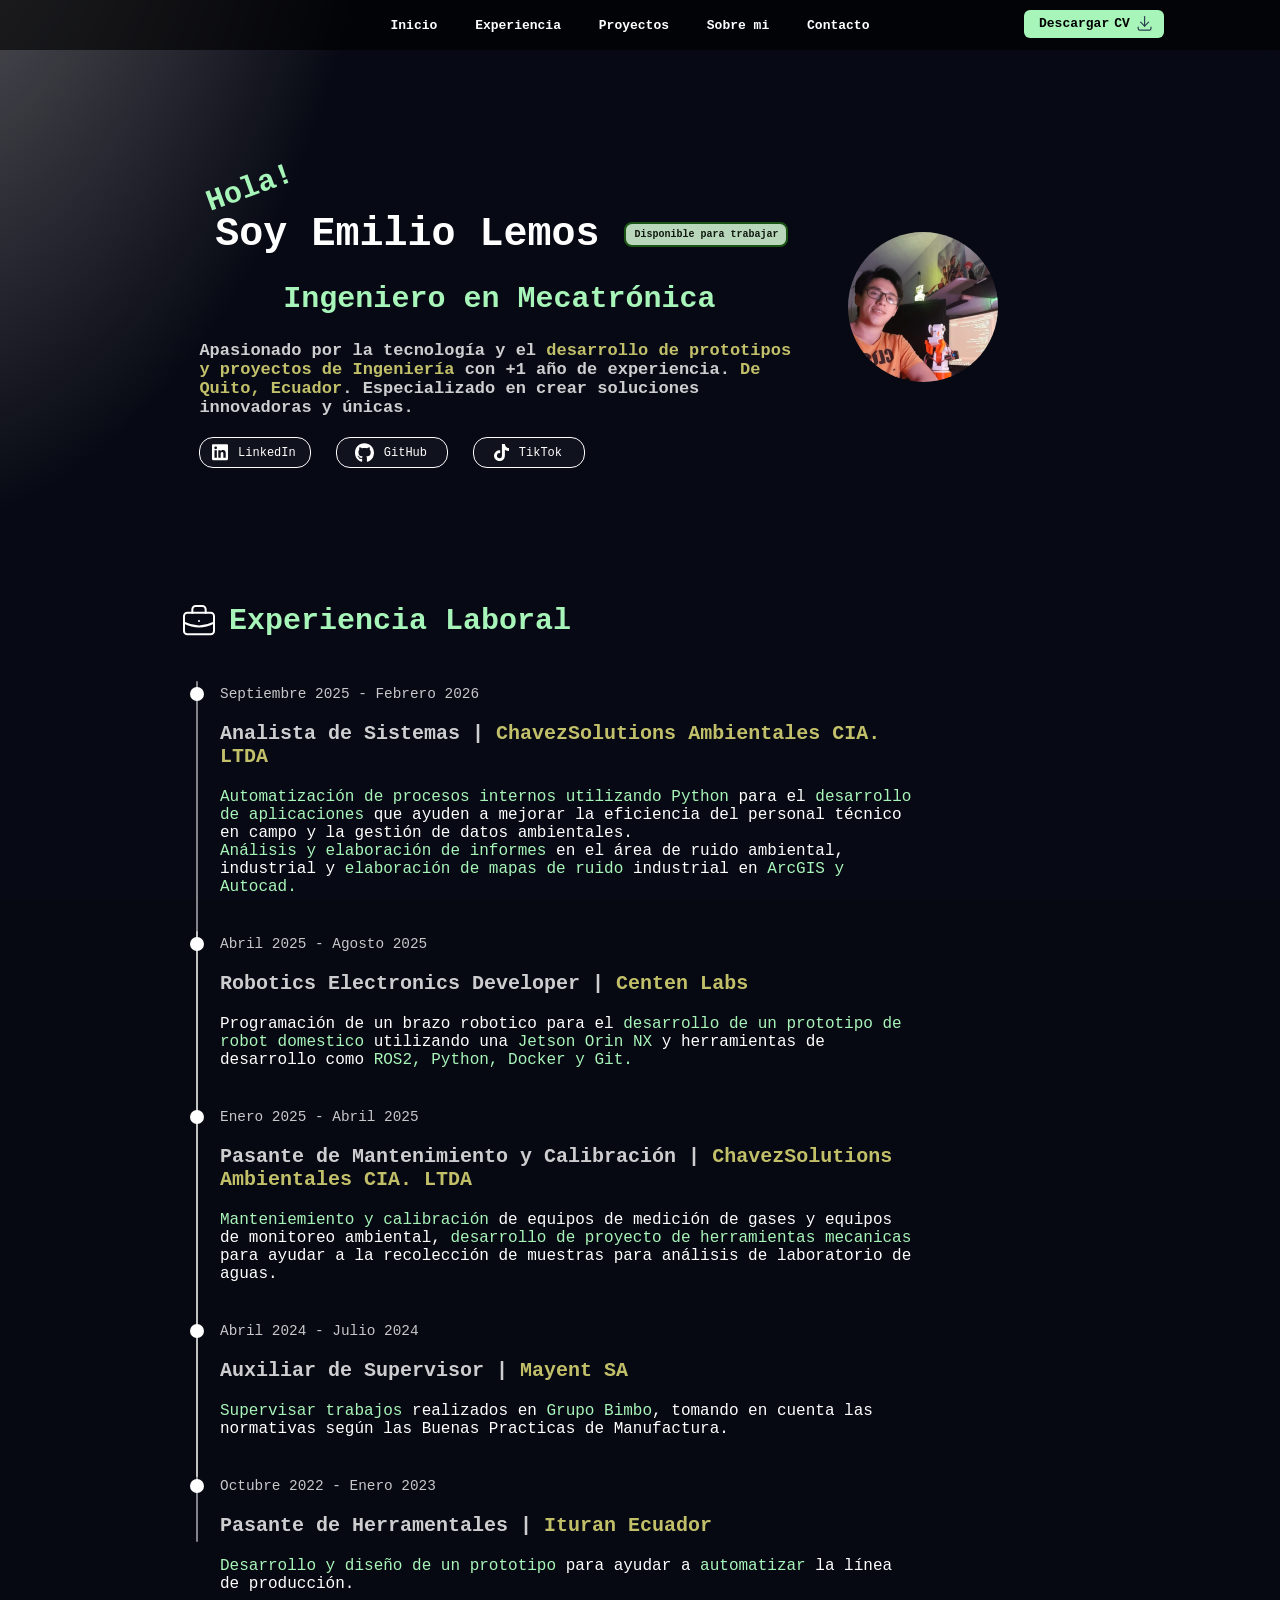
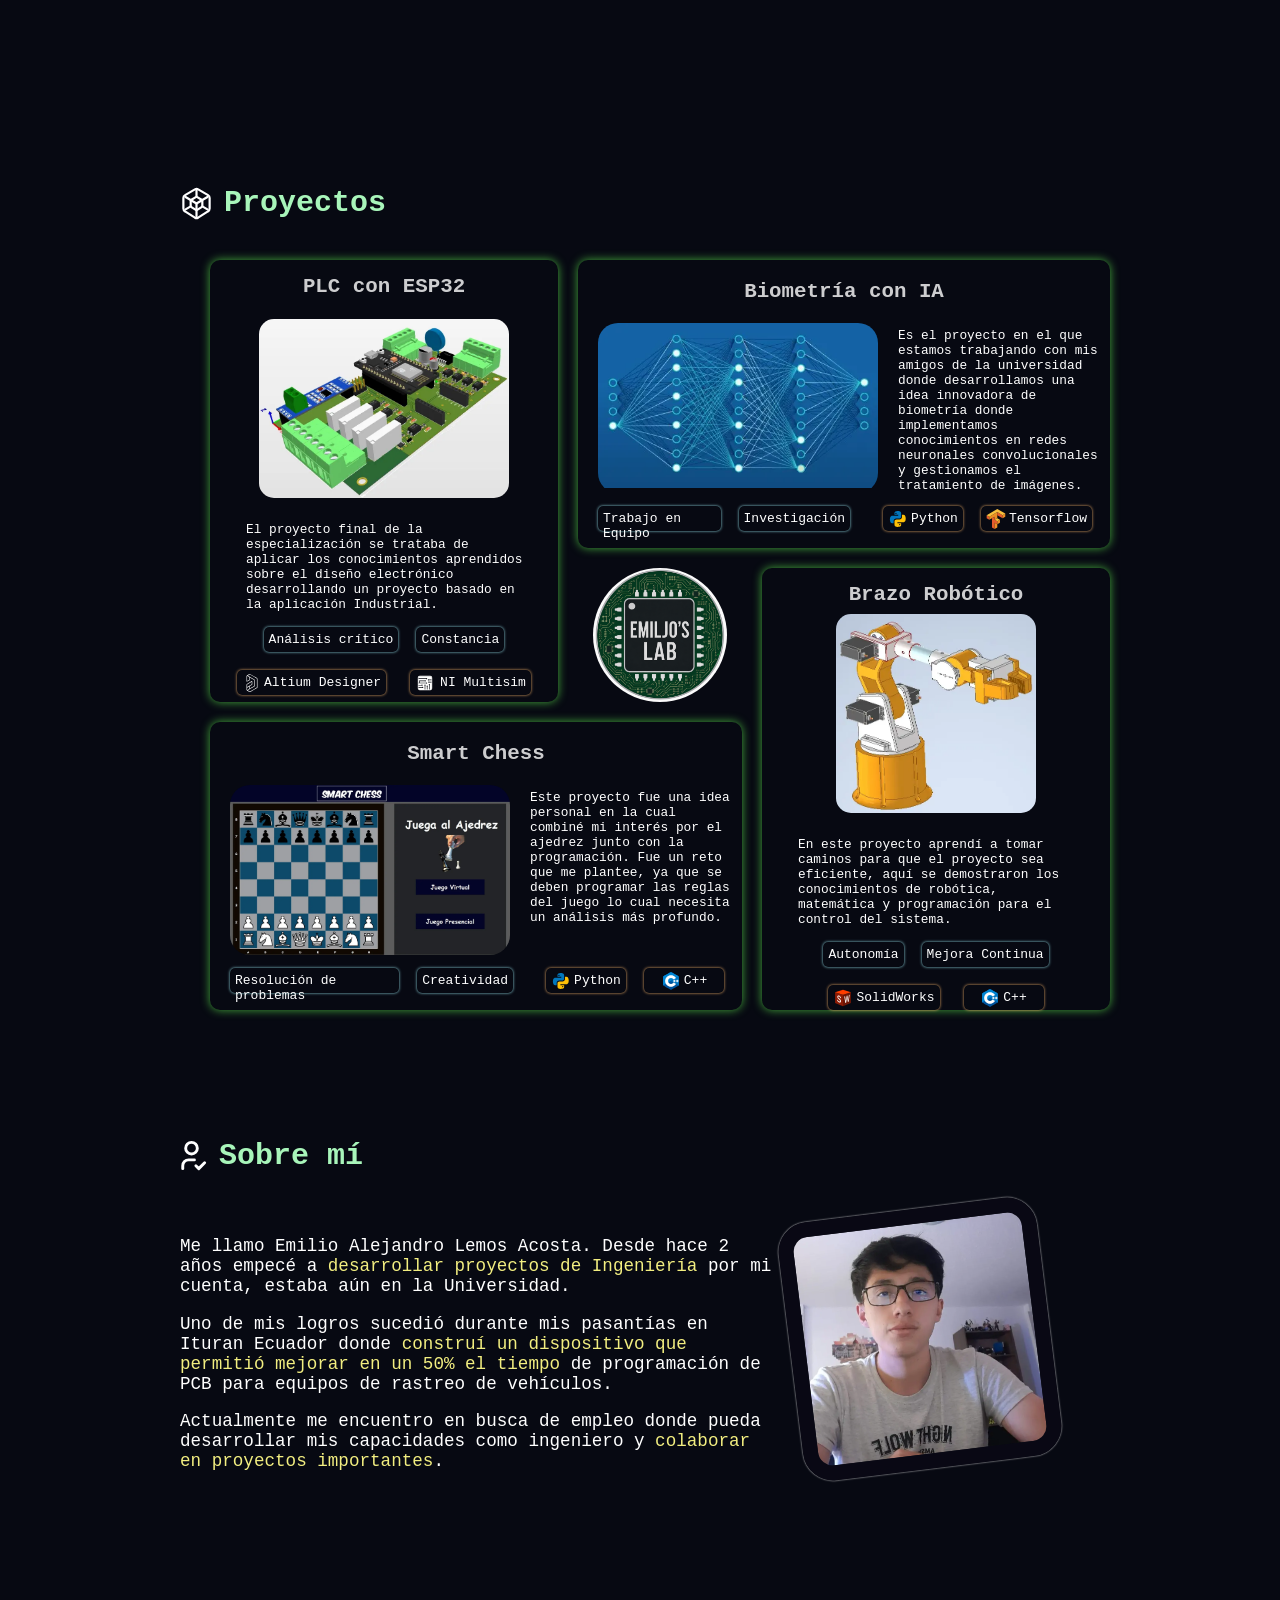
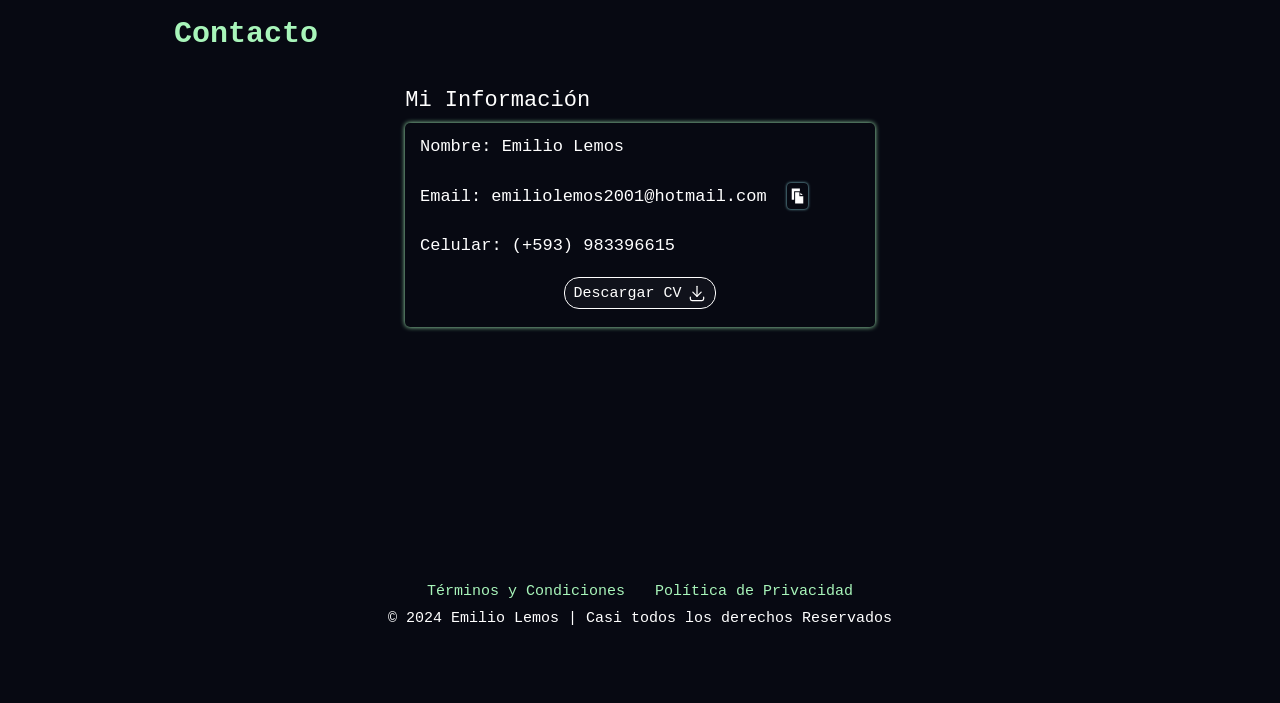
<file: index.html>
<!DOCTYPE html>
<html lang="es">
    <head>
        <meta charset="UTF-8">
        <meta name="viewport" content="width=device-width, initial-scale=1.0">
        <title>Emilio Lemos | Portfolio</title>

        <meta name="keywords" content="Portafolio, Mecatrónica, Robótica, Desarrollo, Proyectos">
        <meta name="description" content="Portafolio de Emilio Lemos, Experiencia como Ingeniero en Mecatrónica">
        <!--OPEN GRAPH-->
        <meta property="og:title" content="Portafolio de Emilio Lemos con +1 año de experiencia">
        <meta property="og:description" content="Portafolio de un Ingeniero en Mecatrónica">
        <meta property="og:image" content="../images/logo-EmiljosLab.webp">
        <meta property="og:image" content="../images/foto_perfil.webp">
        <meta property="og:image" content="../images/plc_industrial.webp">
        <meta property="og:image" content="../images/SmartChess.webp">
        <meta property="og:image" content="../images/Biometria_IA.webp">
        <meta property="og:image" content="../images/BrazoRobotico.webp">

        <meta name="theme-color" content="#050505">

        <link rel="icon" type="image/webp" href="../images/logo-EmiljosLab.webp">
        <link rel="stylesheet" href="./index.css">
        <script src="./script.js"></script>

    </head>
    <body>
        <div class="background"></div>
        <header class="barra-superior-nav">
            <nav class="navegacion">
                <a class= "nav-principal" href="#main-doc">Inicio</a>
                <a class= "nav-principal" href="#experience-section">Experiencia</a>
                <a class= "nav-principal" href="#projects">Proyectos</a>
                <a class= "nav-principal" href="#sobre-mi">Sobre mi</a>
                <a class= "nav-principal" href="#contact">Contacto</a>
                <a class= "download-cv" href="../EMILIO LEMOS ACOSTA - CV.pdf" download="EMILIO LEMOS ACOSTA - CV.pdf">
                    <span class="txt-descargar" style="margin-right: 5px;">Descargar</span>CV
                    <svg id="download-icon" xmlns="http://www.w3.org/2000/svg" class="icon icon-tabler icon-tabler-download" width="20" height="20" viewBox="0 0 24 24" stroke-width="1.5" stroke="#2c3e50" fill="none" stroke-linecap="round" stroke-linejoin="round">
                        <path stroke="none" d="M0 0h24v24H0z" fill="none"/>
                        <path d="M4 17v2a2 2 0 0 0 2 2h12a2 2 0 0 0 2 -2v-2" />
                        <path d="M7 11l5 5l5 -5" />
                        <path d="M12 4l0 12" />
                    </svg>
                </a>
            </nav>
        </header>
        <main id="main-doc">
            <section id="cabecera">
                <article class="presentacion">
                    <h2 class="saludo">
                        Hola!
                    </h2>
                    <div class="badge-title">
                        <h1>
                            Soy Emilio Lemos
                        </h1>
                        <a
                        href="https://www.linkedin.com/in/emilio-lemosa"
                        target="_blank"
                        rel="noopener noreferrer"
                        class="badge">Disponible para trabajar
                        </a>
                    </div>
                    <h2 class="profesion">Ingeniero en Mecatrónica</h2>
                    <h3>
                        Apasionado por la tecnología y el <span style="color: rgb(242, 238, 128);">
                        desarrollo de prototipos y proyectos de Ingeniería</span> con +1 año de experiencia. 
                        <span style="color: rgb(242, 238, 128);">De Quito, Ecuador</span>. 
                        Especializado en crear soluciones innovadoras y únicas.
                    </h3>
                    <nav class="navegacion-redes">
                        <a href="https://www.linkedin.com/in/emilio-lemosa"
                        target="_blank"
                        rel="noopener noreferrer"
                        class="btn-redes">
                            <svg 
                            width = "16"
                            fill = "#fff"
                            class="icon"
                            xmlns="http://www.w3.org/2000/svg" viewBox="0 0 448 512">
                                <path d="M416 32H31.9C14.3 32 0 46.5 0 64.3v383.4C0 465.5 14.3 480 
                                31.9 480H416c17.6 0 32-14.5 32-32.3V64.3c0-17.8-14.4-32.3-32-32.3zM135.4 
                                416H69V202.2h66.5V416zm-33.2-243c-21.3 0-38.5-17.3-38.5-38.5S80.9 96 
                                102.2 96c21.2 0 38.5 17.3 38.5 38.5 0 21.3-17.2 38.5-38.5 38.5zm282.1 
                                243h-66.4V312c0-24.8-.5-56.7-34.5-56.7-34.6 0-39.9 27-39.9 
                                54.9V416h-66.4V202.2h63.7v29.2h.9c8.9-16.8 30.6-34.5 62.9-34.5 67.2 
                                0 79.7 44.3 79.7 101.9V416z"/>
                            </svg>
                            <span class="redes-text">LinkedIn</span>
                        </a>
                        <a href="https://github.com/M1l01"
                        target="_blank"
                        rel="noopener noreferrer"
                        class="btn-redes">
                            <svg 
                            width = "19"
                            fill = "#fff"
                            class= "icon"
                            xmlns="http://www.w3.org/2000/svg" 
                            viewBox="0 0 496 512">
                                <path d="M165.9 397.4c0 2-2.3 3.6-5.2 3.6-3.3 .3-5.6-1.3-5.6-3.6 0-2 
                                2.3-3.6 5.2-3.6 3-.3 5.6 1.3 5.6 3.6zm-31.1-4.5c-.7 2 1.3 4.3 4.3 4.9 
                                2.6 1 5.6 0 6.2-2s-1.3-4.3-4.3-5.2c-2.6-.7-5.5 .3-6.2 2.3zm44.2-1.7c-2.9 
                                .7-4.9 2.6-4.6 4.9 .3 2 2.9 3.3 5.9 2.6 2.9-.7 4.9-2.6 4.6-4.6-.3-1.9-3-3.2-5.9-2.9zM244.8 
                                8C106.1 8 0 113.3 0 252c0 110.9 69.8 205.8 169.5 239.2 12.8 2.3 17.3-5.6 
                                17.3-12.1 0-6.2-.3-40.4-.3-61.4 0 0-70 15-84.7-29.8 0 0-11.4-29.1-27.8-36.6 
                                0 0-22.9-15.7 1.6-15.4 0 0 24.9 2 38.6 25.8 21.9 38.6 58.6 27.5 72.9 20.9 2.3-16 
                                8.8-27.1 16-33.7-55.9-6.2-112.3-14.3-112.3-110.5 0-27.5 7.6-41.3 23.6-58.9-2.6-6.5-11.1-33.3 
                                2.6-67.9 20.9-6.5 69 27 69 27 20-5.6 41.5-8.5 62.8-8.5s42.8 2.9 62.8 8.5c0 0 
                                48.1-33.6 69-27 13.7 34.7 5.2 61.4 2.6 67.9 16 17.7 25.8 31.5 25.8 58.9 0 96.5-58.9 
                                104.2-114.8 110.5 9.2 7.9 17 22.9 17 46.4 0 33.7-.3 75.4-.3 83.6 0 6.5 4.6 14.4 17.3 
                                12.1C428.2 457.8 496 362.9 496 252 496 113.3 383.5 8 244.8 8zM97.2 352.9c-1.3 1-1 3.3 
                                .7 5.2 1.6 1.6 3.9 2.3 5.2 1 1.3-1 1-3.3-.7-5.2-1.6-1.6-3.9-2.3-5.2-1zm-10.8-8.1c-.7 
                                1.3 .3 2.9 2.3 3.9 1.6 1 3.6 .7 4.3-.7 .7-1.3-.3-2.9-2.3-3.9-2-.6-3.6-.3-4.3 .7zm32.4 
                                35.6c-1.6 1.3-1 4.3 1.3 6.2 2.3 2.3 5.2 2.6 6.5 1 1.3-1.3 
                                .7-4.3-1.3-6.2-2.2-2.3-5.2-2.6-6.5-1zm-11.4-14.7c-1.6 1-1.6 3.6 0 5.9 1.6 2.3 4.3 3.3 
                                5.6 2.3 1.6-1.3 1.6-3.9 0-6.2-1.4-2.3-4-3.3-5.6-2z"/>
                            </svg>
                            <span class="redes-text">GitHub</span>
                        </a>
                        <a href="https://www.tiktok.com/@milotronic"
                        target="_blank"
                        rel="noopener noreferrer"
                        class="btn-redes">
                            <svg 
                            width = "15"
                            fill = "#fff"
                            class="icon"
                            xmlns="http://www.w3.org/2000/svg"
                            viewBox="0 0 448 512">
                                <path d="M448 209.9a210.1 210.1 0 0 1 -122.8-39.3V349.4A162.6 162.6 0 
                                1 1 185 188.3V278.2a74.6 74.6 0 1 0 52.2 71.2V0l88 0a121.2 121.2 0 0 0 
                                1.9 22.2h0A122.2 122.2 0 0 0 381 102.4a121.4 121.4 0 0 0 67 20.1z"/>
                            </svg>
                            <span class="redes-text">TikTok</span>
                        </a>
                    </nav>
                </article>
                <div class="imagen-Emilio">
                    <img 
                    title="Foto de Emilio"
                    src="../images/foto_perfil.webp"
                    alt="Una fotografía de Emilio Lemos en su cuarto de proyectos">
                </div>
            </section>
            <section id="experience-section">
                <div class="subtitle-section">
                    <svg xmlns="http://www.w3.org/2000/svg" class="icon icon-tabler icon-tabler-briefcase" width="40" height="40" 
                    viewBox="0 0 24 24" stroke-width="1.2" stroke="#fff" fill="none" stroke-linecap="round" stroke-linejoin="round">
                        <path stroke="none" d="M0 0h24v24H0z" fill="none"/>
                        <path d="M3 7m0 2a2 2 0 0 1 2 -2h14a2 2 0 0 1 2 2v9a2 2 0 0 1 -2 2h-14a2 2 0 0 1 -2 -2z" />
                        <path d="M8 7v-2a2 2 0 0 1 2 -2h4a2 2 0 0 1 2 2v2" />
                        <path d="M12 12l0 .01" />
                        <path d="M3 13a20 20 0 0 0 18 0" />
                    </svg>
                    <h2 style="color: #a8f5ba; margin: 0;">Experiencia Laboral</h2>
                </div>
                <ol class="timeline">
                    <li class="timeline-item">
                        <div class="timeline-dot" id="puntoA"></div>
                        <div class="timeline-line"></div>
                        <time class="timeline-date">Septiembre 2025 - Febrero 2026</time>
                        <h3 class="timeline-title">
                            <span class="ocupacion">Analista de Sistemas</span> 
                            <span class="separador">|</span> 
                            <span class="nombre-empresa">ChavezSolutions Ambientales CIA. LTDA</span>
                        </h3>
                        <p class="descripcion-timeline">
                            <span style="color: #a8f5ba;">Automatización de procesos internos utilizando Python</span> para el 
                            <span style="color: #a8f5ba;">desarrollo de aplicaciones</span> que 
                            ayuden a mejorar la eficiencia del personal técnico en campo y la gestión de datos ambientales.</br>
                            <span style="color: #a8f5ba;">Análisis y elaboración de informes</span> en el área de ruido ambiental, industrial y 
                            <span style="color: #a8f5ba;">elaboración de mapas de ruido</span> industrial en 
                            <span style="color: #a8f5ba;">ArcGIS y Autocad.</span>
                        </p>
                    </li>
                    <li class="timeline-item">
                        <div class="timeline-dot" id="puntoA"></div>
                        <div class="timeline-line"></div>
                        <time class="timeline-date">Abril 2025 - Agosto 2025</time>
                        <h3 class="timeline-title">
                            <span class="ocupacion">Robotics Electronics Developer</span> 
                            <span class="separador">|</span> 
                            <span class="nombre-empresa">Centen Labs</span>
                        </h3>
                        <p class="descripcion-timeline">
                            Programación de un brazo robotico para el
                            <span style="color: #a8f5ba;">
                                desarrollo de un prototipo de robot domestico
                            </span> utilizando una 
                            <span style="color: #a8f5ba;">
                                Jetson Orin NX
                            </span> y herramientas de desarrollo como 
                            <span style="color: #a8f5ba;">
                                ROS2, Python, Docker y Git.
                            </span>
                        </p>
                    </li>
                    <li class="timeline-item">
                        <div class="timeline-dot"></div>
                        <time class="timeline-date">Enero 2025 - Abril 2025</time>
                        <h3 class="timeline-title">
                            <span class="ocupacion">Pasante de Mantenimiento y Calibración</span> 
                            <span class="separador">|</span> 
                            <span class="nombre-empresa">ChavezSolutions Ambientales CIA. LTDA</span>
                        </h3>
                        <p class="descripcion-timeline">
                            <span style="color: #a8f5ba;">
                                Manteniemiento y calibración
                            </span> de equipos de medición de gases y equipos de monitoreo ambiental,
                            <span style="color: #a8f5ba;">
                                desarrollo de proyecto de herramientas mecanicas
                            </span> para ayudar a la recolección de muestras para análisis de laboratorio de aguas.
                        </p>
                    </li>
                    <li class="timeline-item">
                        <div class="timeline-dot"></div>
                        <time class="timeline-date">Abril 2024 - Julio 2024</time>
                        <h3 class="timeline-title">
                            <span class="ocupacion">Auxiliar de Supervisor</span> 
                            <span class="separador">|</span> 
                            <span class="nombre-empresa">Mayent SA</span>
                        </h3>
                        <p class="descripcion-timeline">
                            <span style="color: #a8f5ba;">
                                Supervisar trabajos
                            </span> realizados en 
                            <span style="color: #a8f5ba;">
                                Grupo Bimbo</span>,
                            tomando en cuenta las normativas según las Buenas Practicas de Manufactura.
                        </p>
                    </li>
                    <li class="timeline-item">
                        <time class="timeline-date">Octubre 2022 - Enero 2023</time>
                        <div class="timeline-dot" id="puntoB"></div>
                        <h3 class="timeline-title">
                            <span class="ocupacion">Pasante de Herramentales</span> 
                            <span class="separador">|</span> 
                            <span class="nombre-empresa">Ituran Ecuador</span>
                        </h3>
                        <p class="descripcion-timeline">
                            <span style="color: #a8f5ba;">
                                Desarrollo y diseño de un prototipo
                            </span> para ayudar a 
                            <span style="color: #a8f5ba;">
                                automatizar
                            </span> la línea de producción.
                        </p>
                    </li>
                </ol>
            </section>
            <section id="projects">
                <div class="subtitle-section">
                    <svg xmlns="http://www.w3.org/2000/svg" class="icon icon-tabler icon-tabler-brand-netbeans" width="35" height="35" viewBox="0 0 24 24" stroke-width="1.5" stroke="#fff" fill="none" stroke-linecap="round" stroke-linejoin="round">
                        <path stroke="none" d="M0 0h24v24H0z" fill="none"/>
                        <path d="M19.875 6.27a2.225 2.225 0 0 1 1.125 1.948v7.284c0 .809 -.443 1.555 -1.158 1.948l-6.75 4.27a2.269 2.269 0 0 1 -2.184 0l-6.75 -4.27a2.225 2.225 0 0 1 -1.158 -1.948v-7.285c0 -.809 .443 -1.554 1.158 -1.947l6.75 -3.98a2.33 2.33 0 0 1 2.25 0l6.75 3.98h-.033z" />
                        <path d="M15.5 9.43a1 1 0 0 1 .5 .874v3.268a1 1 0 0 1 -.515 .874l-3 1.917a1 1 0 0 1 -.97 0l-3 -1.917a1 1 0 0 1 -.515 -.873v-3.269a1 1 0 0 1 .514 -.874l3 -1.786c.311 -.173 .69 -.173 1 0l3 1.787h-.014z" />
                        <path d="M12 21v-9l-7.5 -4.5" />
                        <path d="M12 12l7.5 -4.5" />
                        <path d="M12 3v4.5" />
                        <path d="M19.5 16l-3.5 -2" />
                        <path d="M8 14l-3.5 2" />
                      </svg>
                    <h2 style="color: #a8f5ba;">Proyectos</h2>
                </div>
                <div id="container-grid" style="display: flex; justify-content: center;">
                    <div class="grid-Projects">
                        <article id="proyecto1" class="grid-item">
                            <header class="title-proyecto-vertical">
                                <h3>PLC con ESP32</h3>
                            </header>
                            <div>
                                <div class="img-proyecto-vertical">
                                    <img
                                    width="250"
                                    class="img-PLC"
                                    title="Imagen de PLC Industrial"
                                    src="../images/plc_industrial.webp" 
                                    alt="Una fotografía del proyecto de PLC industrial">
                                </div>
                                <div class="container-btn-proyectos">
                                    <button id="btn-proyecto1" class="btn-proyectos" onclick="expandCell(1)">
                                        Ver más...
                                    </button>
                                </div>
                                <p class="descripcion-proyecto-vertical">
                                    El proyecto final de la especialización se trataba de aplicar los
                                    conocimientos aprendidos sobre el diseño electrónico desarrollando un proyecto basado
                                    en la aplicación Industrial.
                                </p>
                            </div>
                            <footer class="etiqueta-vertical">
                                <ul class="habilidades-vertical">
                                    <li>Análisis crítico</li>
                                    <li>Constancia</li>
                                </ul>
                                <ul class="tecnologias-vertical">
                                    <li>
                                        <svg
                                        width="18px"
                                        height="18px"
                                        viewBox="0 0 24 24"
                                        role="img"
                                        fill="#fff"
                                        style="padding: 1px; padding-right: 3px;"
                                        xmlns="http://www.w3.org/2000/svg">
                                            <path d="M19.14 5.876a1.012 1.012 0 00-.442-.442L9.744.171c-.329-.226-.843-.226-1.203-.01L5.148 
                                            2.145c-.051.041-.102.082-.144.123a1.086 1.086 0 00-.288.72l.01 6.569-.02.215.062.123a.478.478 0 
                                            00.195.206.516.516 0 00.555.01L8.859 8.2a.573.573 0 00.175-.175l.082-.165V4.643l2.251 1.326 3.536 
                                            2.077a.413.413 0 01.164.185.442.442 0 01.062.226v7.052a.52.52 0 01-.072.257c-.041.072-.082.123-.154.154l-4.225 
                                            2.488-1.573.925v-3.228l1.953-1.172 1.049-.627.185-.175.021-.051a.542.542 0 00.062-.247V9.999a.51.51 0 
                                            00-.092-.288l-.062-.123-.144-.072c-.093-.041-.175-.041-.247-.041l-.175.01-6.363 3.865a1.129 1.129 0 00-.442.463 
                                            1.281 1.281 0 00-.144.607v6.559c0 .257.103.514.329.75.082.062.154.113.236.164l3.341 1.943c.186.113.381.164.597.164.216 
                                            0 .422-.051.596-.164l8.882-5.212c.195-.103.36-.267.442-.432.113-.185.164-.401.164-.617V6.483a1.236 
                                            1.236 0 00-.153-.607zM8.387 7.624L5.447 9.32V2.988c0-.072.031-.154.092-.216l.216-.123 2.632 1.563v3.412zm-2.951 
                                            6.795c0-.093.021-.185.062-.278a.409.409 0 01.175-.175l5.973-3.629v3.392l-.956.576-2.313 1.388-2.94 1.778v-3.052zm0 
                                            6.559v-2.663l2.94-1.768v3.218l-2.632 1.552-.103-.062c-.051-.031-.093-.051-.103-.062-.061-.071-.102-.143-.102-.215zm13.128-3.403a.518.518 
                                            0 01-.072.257.342.342 0 01-.165.154l-8.892 5.222a.405.405 0 01-.452 0l-2.508-1.47 4.575-2.693v-.01l4.215-2.478a.998.998 
                                            0 00.432-.442 1.13 1.13 0 00.175-.606V8.457c0-.216-.062-.421-.165-.596a1.189 1.189 0 00-.432-.442l-3.536-2.077-3.352-1.974-1.923-1.141L8.911.788a.446.446 
                                            0 01.452 0l8.985 5.294a.319.319 0 01.154.154.517.517 0 01.062.247v11.092z"/>
                                        </svg>
                                        Altium Designer
                                    </li>
                                    <li>
                                        <svg xmlns="http://www.w3.org/2000/svg" x="0px" y="0px" width="20" height="20" viewBox="0 0 64 64" 
                                        style="padding: 0px; padding-right: 5px;">
                                            <linearGradient id="BYBXDcXLqa7cuP0EpKqZEa_7lBeW0FgIYyX_gr1" x1="32" x2="32" y1="10" y2="54" gradientUnits="userSpaceOnUse">
                                                <stop offset="0" stop-color="#fff"></stop>
                                                <stop offset="1" stop-color="#fff"></stop>
                                            </linearGradient>
                                            <path fill="url(#BYBXDcXLqa7cuP0EpKqZEa_7lBeW0FgIYyX_gr1)" 
                                            d="M45.723,30c-0.346,0.595-0.984,1-1.723,1c-1.105,0-2-0.895-2-2c0-1.105,0.895-2,2-2	c0.738,0,1.376,0.405,1.723,
                                            1H54v-5h-9.277c-0.346,0.595-0.984,1-1.723,1c-1.105,0-2-0.895-2-2c0-1.105,0.895-2,2-2	
                                            c0.738,0,1.376,0.405,1.723,1H54v-6c0-2.761-2.239-5-5-5H15c-2.761,0-5,2.239-5,5v2h25.277c0.346-0.595,0.984-1,1.723-1	
                                            c1.105,0,2,0.895,2,2c0,1.105-0.895,2-2,2c-0.738,0-1.376-0.405-1.723-1H10v12h3v-7h18.277c0.346-0.595,0.984-1,1.723-1	
                                            c1.105,0,2,0.895,2,2c0,1.105-0.895,2-2,2c-0.738,0-1.376-0.405-1.723-1H15v5h20.277c0.346-0.595,0.984-1,1.723-1	
                                            c1.105,0,2,0.895,2,2c0,1.105-0.895,2-2,2c-0.738,0-1.376-0.405-1.723-1H10v5h10.777c0.346-0.595,0.984-1,1.723-1	
                                            c1.105,0,2,0.895,2,2c0,1.105-0.895,2-2,2c-0.738,0-1.376-0.405-1.723-1H10v5h12.777c0.346-0.595,0.984-1,1.723-1	
                                            c1.105,0,2,0.895,2,2c0,1.105-0.895,2-2,2c-0.738,0-1.376-0.405-1.723-1H10v2c0,2.761,2.239,5,5,5h16V40.723	
                                            c-0.595-0.346-1-0.984-1-1.723c0-1.105,0.895-2,2-2s2,0.895,2,2c0,0.738-0.405,1.376-1,1.723V54h5V43.723	
                                            c-0.595-0.346-1-0.984-1-1.723c0-1.105,0.895-2,2-2s2,0.895,2,2c0,0.738-0.405,1.376-1,1.723V54h5V39.223	
                                            c-0.595-0.346-1-0.984-1-1.723c0-1.105,0.895-2,2-2s2,0.895,2,2c0,0.738-0.405,1.376-1,1.723V54h2c2.761,0,5-2.239,5-5V30H45.723z">
                                            </path>
                                            <linearGradient id="BYBXDcXLqa7cuP0EpKqZEb_7lBeW0FgIYyX_gr2" x1="32" x2="32" y1="9" y2="55" gradientUnits="userSpaceOnUse">
                                                <stop offset="0" stop-color="#fff"></stop><stop offset="1" stop-color="#fff"></stop>
                                            </linearGradient>
                                                <path fill="url(#BYBXDcXLqa7cuP0EpKqZEb_7lBeW0FgIYyX_gr2)" 
                                                d="M49,55H15c-3.309,0-6-2.691-6-6V15c0-3.309,2.691-6,6-6h34c3.309,0,6,2.691,6,6v34	
                                                C55,52.309,52.309,55,49,55z M15,11c-2.206,0-4,1.794-4,4v34c0,2.206,1.794,4,4,4h34c2.206,0,4-1.794,4-4V15c0-2.206-1.794-4-4-4H15	z">
                                                </path>
                                        </svg>
                                        NI Multisim
                                    </li>
                                </ul>
                            </footer>
                        </article>
                        <article id="proyecto2" class="grid-item">
                            <header class="title-proyecto-lateral">
                                <h3>Biometría con IA</h3>
                            </header>
                            <div class="cuerpo-proyecto">
                                <div class="img-proyecto-lateral">
                                    <img 
                                    width="280"
                                    class="img-Biometria"
                                    title="Redes Neuronales" 
                                    src="../images/Biometria_IA.webp" 
                                    alt="Imagen de una Red Neuronal">
                                </div>
                                <div class="container-btn-proyectos">
                                    <button id="btn-proyecto2" class="btn-proyectos" onclick="expandCell(2)">
                                        Ver más...
                                    </button>
                                </div>
                                <p class="descripcion-proyecto-lateral">
                                    Es el proyecto en el que estamos trabajando con mis amigos de la universidad
                                    donde desarrollamos una idea innovadora de biometría donde implementamos 
                                    conocimientos en redes neuronales convolucionales y gestionamos el tratamiento de 
                                    imágenes.
                                </p>
                            </div>
                            <footer class="etiqueta-lateral">
                                <ul class="habilidades-lateral">
                                    <li>Trabajo en Equipo</li>
                                    <li>Investigación</li>
                                </ul>
                                <ul class="tecnologias-lateral">
                                    <li>
                                        <svg xmlns="http://www.w3.org/2000/svg" x="0px" y="0px" width="20" height="20" viewBox="0 0 48 48"
                                        class="logo-tecnologia">
                                            <path fill="#0277BD" d="M24.047,5c-1.555,0.005-2.633,0.142-3.936,0.367c-3.848,0.67-4.549,2.077-4.549,
                                            4.67V14h9v2H15.22h-4.35c-2.636,0-4.943,1.242-5.674,4.219c-0.826,3.417-0.863,5.557,0,9.125C5.851,32.005,
                                            7.294,34,9.931,34h3.632v-5.104c0-2.966,2.686-5.896,5.764-5.896h7.236c2.523,0,5-1.862,5-4.377v-8.586c0-2.439-1.759-4.263-4.218-4.672C27.406,
                                            5.359,25.589,4.994,24.047,5z M19.063,9c0.821,0,1.5,0.677,1.5,1.502c0,0.833-0.679,1.498-1.5,1.498c-0.837,0-1.5-0.664-1.5-1.498C17.563,9.68,
                                            18.226,9,19.063,9z"></path><path fill="#FFC107" d="M23.078,43c1.555-0.005,2.633-0.142,3.936-0.367c3.848-0.67,4.549-2.077,
                                            4.549-4.67V34h-9v-2h9.343h4.35c2.636,0,4.943-1.242,5.674-4.219c0.826-3.417,0.863-5.557,0-9.125C41.274,15.995,39.831,14,37.194,
                                            14h-3.632v5.104c0,2.966-2.686,5.896-5.764,5.896h-7.236c-2.523,0-5,1.862-5,4.377v8.586c0,2.439,1.759,4.263,4.218,4.672C19.719,42.641,21.536,
                                            43.006,23.078,43z M28.063,39c-0.821,0-1.5-0.677-1.5-1.502c0-0.833,0.679-1.498,1.5-1.498c0.837,0,1.5,0.664,1.5,1.498C29.563,38.32,28.899,39,
                                            28.063,39z"></path>
                                        </svg>
                                        Python
                                    </li>
                                    <li>
                                        <svg width="20px" height="20px" viewBox="-9 0 274 274" version="1.1" xmlns="http://www.w3.org/2000/svg" xmlns:xlink="http://www.w3.org/1999/xlink" preserveAspectRatio="xMidYMid"
                                        class="logo-tecnologia">
                                        <g>
                                                <path d="M145.726081,42.0651946 L145.726081,84.1347419 L218.586952,126.204312 L218.586952,84.1347419 L145.726081,
                                                42.0651946 Z M-1.98726454e-07,84.1347419 L-1.98726454e-07,126.204312 L36.4304238,147.234755 L36.4304238,
                                                105.169527 L-1.98726454e-07,84.1347419 Z M109.291294,105.169527 L72.8608701,126.204312 L72.8608701,
                                                252.404316 L109.291294,273.439101 L109.291294,189.304303 L145.726081,210.339088 L145.726081,168.26954 L109.291294,
                                                147.234755 L109.291294,105.169527 Z" fill="#E55B2D"></path>
                                                <path d="M145.726081,42.0651946 L36.4304238,105.169527 L36.4304238,147.234755 L109.291294,105.169527 L109.291294,
                                                147.234755 L145.726081,126.204312 L145.726081,42.0651946 Z M255.021717,63.0999794 L218.586952,84.1347419 L218.586952,
                                                126.204312 L255.021717,105.169527 L255.021717,63.0999794 Z M182.156505,147.234755 L145.726081,168.26954 L145.726081,
                                                210.339088 L182.156505,189.304303 L182.156505,147.234755 Z M145.726081,210.339088 L109.291294,189.304303 L109.291294,
                                                273.439101 L145.726081,252.404316 L145.726081,210.339088 Z" fill="#ED8E24"></path>
                                                <path d="M145.726081,-3.41864288e-05 L-1.98726454e-07,84.1347419 L36.4304238,105.169527 L145.726081,
                                                42.0651946 L218.586952,84.1347419 L255.021717,63.0999794 L145.726081,-3.41864288e-05 Z M145.726081,
                                                126.204312 L109.291294,147.234755 L145.726081,168.26954 L182.156505,147.234755 L145.726081,
                                                126.204312 Z" fill="#F8BF3C"></path>
                                            </g>
                                        </svg>
                                        Tensorflow
                                    </li>
                                </ul>
                            </footer>                   
                        </article>
                        <article id="proyecto3" class="grid-item">
                            <header class="title-proyecto-lateral">
                                <h3>Smart Chess</h3>
                            </header>
                            <div class="cuerpo-proyecto">
                                <div class="img-proyecto-lateral">
                                    <img 
                                    width="280"
                                    class="img-SmartChess"
                                    title ="Interface de Smart Chess" 
                                    src="../images/SmartChess.webp" 
                                    alt="Imagen de Smart Chess">
                                </div>
                                <div class="container-btn-proyectos">
                                    <button id="btn-proyecto3" class="btn-proyectos" onclick="expandCell(3)">
                                        Ver más...
                                    </button>
                                </div>
                                <p class="descripcion-proyecto-lateral">
                                    Este proyecto fue una idea personal en la cual combiné mi interés 
                                    por el ajedrez junto con la programación. Fue un reto que me plantee, 
                                    ya que se deben programar las reglas del juego lo cual necesita un análisis
                                    más profundo.
                                </p>
                            </div>
                            <footer class="etiqueta-lateral">
                                <ul class="habilidades-lateral">
                                    <li>Resolución de problemas</li>
                                    <li>Creatividad</li>
                                </ul>
                                <ul class="tecnologias-lateral">
                                    <li>
                                        <svg xmlns="http://www.w3.org/2000/svg" x="0px" y="0px" width="20" height="20" viewBox="0 0 48 48"
                                        class="logo-tecnologia">
                                            <path fill="#0277BD" d="M24.047,5c-1.555,0.005-2.633,0.142-3.936,0.367c-3.848,0.67-4.549,2.077-4.549,
                                            4.67V14h9v2H15.22h-4.35c-2.636,0-4.943,1.242-5.674,4.219c-0.826,3.417-0.863,5.557,0,9.125C5.851,32.005,
                                            7.294,34,9.931,34h3.632v-5.104c0-2.966,2.686-5.896,5.764-5.896h7.236c2.523,0,5-1.862,5-4.377v-8.586c0-2.439-1.759-4.263-4.218-4.672C27.406,
                                            5.359,25.589,4.994,24.047,5z M19.063,9c0.821,0,1.5,0.677,1.5,1.502c0,0.833-0.679,1.498-1.5,1.498c-0.837,0-1.5-0.664-1.5-1.498C17.563,9.68,
                                            18.226,9,19.063,9z"></path><path fill="#FFC107" d="M23.078,43c1.555-0.005,2.633-0.142,3.936-0.367c3.848-0.67,4.549-2.077,
                                            4.549-4.67V34h-9v-2h9.343h4.35c2.636,0,4.943-1.242,5.674-4.219c0.826-3.417,0.863-5.557,0-9.125C41.274,15.995,39.831,14,37.194,
                                            14h-3.632v5.104c0,2.966-2.686,5.896-5.764,5.896h-7.236c-2.523,0-5,1.862-5,4.377v8.586c0,2.439,1.759,4.263,4.218,4.672C19.719,42.641,21.536,
                                            43.006,23.078,43z M28.063,39c-0.821,0-1.5-0.677-1.5-1.502c0-0.833,0.679-1.498,1.5-1.498c0.837,0,1.5,0.664,1.5,1.498C29.563,38.32,28.899,39,
                                            28.063,39z"></path>
                                        </svg>
                                        Python
                                    </li>
                                    <li>
                                        <svg xmlns="http://www.w3.org/2000/svg" x="0px" y="0px" width="20" height="20" viewBox="0 0 48 48"
                                        class="logo-tecnologia">
                                            <path fill="#00549d" fill-rule="evenodd" d="M22.903,3.286c0.679-0.381,1.515-0.381,2.193,0 c3.355,1.883,13.451,7.551,
                                            16.807,9.434C42.582,13.1,43,13.804,43,14.566c0,3.766,0,15.101,0,18.867 c0,0.762-0.418,1.466-1.097,1.847c-3.355,1.883-13.451,
                                            7.551-16.807,9.434c-0.679,0.381-1.515,0.381-2.193,0 c-3.355-1.883-13.451-7.551-16.807-9.434C5.418,34.899,5,34.196,5,
                                            33.434c0-3.766,0-15.101,0-18.867 c0-0.762,0.418-1.466,1.097-1.847C9.451,10.837,19.549,5.169,22.903,3.286z" 
                                            clip-rule="evenodd"></path>
                                            <path fill="#0086d4" fill-rule="evenodd" d="M5.304,34.404C5.038,34.048,5,33.71,5,33.255 c0-3.744,0-15.014,0-18.759c0-0.758,
                                            0.417-1.458,1.094-1.836c3.343-1.872,13.405-7.507,16.748-9.38 c0.677-0.379,1.594-0.371,2.271,0.008c3.343,1.872,13.371,7.459,
                                            16.714,9.331c0.27,0.152,0.476,0.335,0.66,0.576L5.304,34.404z" clip-rule="evenodd"></path>
                                            <path fill="#fff" fill-rule="evenodd" d="M24,10c7.727,0,14,6.273,14,14s-6.273,14-14,14 s-14-6.273-14-14S16.273,10,24,10z M24,
                                            17c3.863,0,7,3.136,7,7c0,3.863-3.137,7-7,7s-7-3.137-7-7C17,20.136,20.136,17,24,17z" clip-rule="evenodd"></path>
                                            <path fill="#0075c0" fill-rule="evenodd" d="M42.485,13.205c0.516,0.483,0.506,1.211,0.506,1.784 c0,3.795-0.032,14.589,0.009,
                                            18.384c0.004,0.396-0.127,0.813-0.323,1.127L23.593,24L42.485,13.205z" clip-rule="evenodd"></path>
                                            <path fill="#fff" fill-rule="evenodd" d="M31 21H33V27H31zM38 21H40V27H38z" clip-rule="evenodd"></path>
                                            <path fill="#fff" fill-rule="evenodd" d="M29 23H35V25H29zM36 23H42V25H36z" clip-rule="evenodd"></path>
                                        </svg>
                                        C++
                                    </li>
                                </ul>
                            </footer>
                        </article>
                        <article id="proyecto4" class="grid-item">
                            <header class="title-proyecto-vertical">
                                <h3 class="title-BrasoRobotico">Brazo Robótico</h3>
                            </header>
                            <div>
                                <div class="img-proyecto-vertical">
                                    <img
                                    width="200"
                                    class="img-BrazoRobotico"
                                    title="Brazo Robótico"
                                    src="../images/BrazoRobotico.webp" 
                                    alt="Brazo Robótico 5GDL">
                                </div>
                                <div class="container-btn-proyectos">
                                    <button class="btn-proyectos" id="btn-proyecto4" onclick="expandCell(4)">
                                        Ver más...
                                    </button>
                                </div>
                                <p class="descripcion-proyecto-vertical">
                                    En este proyecto aprendí a tomar caminos para que el proyecto sea eficiente,
                                    aquí se demostraron los conocimientos de robótica, matemática y programación para 
                                    el control del sistema.       
                                </p>
                            </div>  
                            <footer class="etiqueta-vertical">
                                <ul class="habilidades-vertical">
                                    <li>Autonomía</li>
                                    <li>Mejora Continua</li>
                                </ul>
                                <ul class="tecnologias-vertical">
                                    <li>
                                        <svg xmlns="http://www.w3.org/2000/svg" x="0px" y="0px" width="20" height="20" viewBox="0 0 48 48"
                                        class="logo-tecnologia">
                                            <path fill="#8b1b05" d="M24,44L5,36V10l19,6V44z"></path>
                                            <path fill="#6d1504" d="M24,44l19-8V10l-19,6V44z"></path>
                                            <path fill="#ff3d00" d="M5,10l19-6l19,6l-19,6L5,10z"></path>
                                            <path fill="#fff" d="M36.538 29.214l1.645-12.583L40 16l-2.438 16.738-1.787.737-2.078-10.928-2.159 
                                            12.676L29.653 36 27 20.516l1.987-.69 1.763 11.661 2.135-13.015 1.604-.557L36.538 29.214zM16.855 
                                            31.103c0-.324-.036-.626-.109-.905-.073-.279-.206-.56-.399-.841-.193-.281-.458-.577-.794-.889-.336-.311-.766-.664-1.29-1.057-.572-.424-1.097-.864-1.577-1.319-.478-.454-.889-.931-1.232-1.431-.342-.499-.61-1.029-.803-1.59-.193-.561-.289-1.161-.289-1.801 
                                            0-.633.1-1.182.301-1.649.201-.468.485-.838.852-1.111.368-.273.809-.438 1.326-.492.519-.055 1.094.017 
                                            1.728.215.68.213 1.295.536 1.842.969.549.434 1.014.937 1.395 1.508.382.573.675 1.19.88 1.852.205.663.307 
                                            1.332.307 2.007l-2.137-.707c0-.39-.046-.764-.139-1.122-.092-.357-.234-.686-.424-.987-.19-.3-.43-.563-.719-.788-.289-.225-.629-.4-1.022-.526-.369-.119-.688-.167-.957-.144-.268.023-.491.103-.668.242-.177.138-.308.328-.392.569-.084.24-.126.516-.126.828 
                                            0 .587.208 1.145.625 1.676.418.533 1.059 1.112 1.925 1.741.682.495 1.276.99 1.779 1.485.505.497.926 1.009 
                                            1.263 1.534.337.527.588 1.077.753 1.649C18.917 30.592 19 31.201 19 31.846c0 .682-.104 1.258-.312 
                                            1.727-.207.469-.502.823-.884 1.063-.381.24-.84.36-1.378.363-.536.003-1.131-.118-1.784-.361-.579-.215-1.147-.531-1.704-.945-.555-.413-1.051-.907-1.489-1.484-.436-.575-.787-1.22-1.052-1.935C10.132 
                                            29.562 10 28.789 10 27.956l2.041.723c0 .499.066.951.199 1.357.133.406.315.765.546 1.077.232.313.506.579.824.8.318.221.662.4 
                                            1.032.534.731.266 1.283.271 1.654.014C16.668 32.204 16.855 31.75 16.855 31.103z"></path>
                                        </svg>
                                        SolidWorks
                                    </li>
                                    <li>
                                        <svg xmlns="http://www.w3.org/2000/svg" x="0px" y="0px" width="20" height="20" viewBox="0 0 48 48"
                                        class="logo-tecnologia">
                                            <path fill="#00549d" fill-rule="evenodd" d="M22.903,3.286c0.679-0.381,1.515-0.381,2.193,0 c3.355,1.883,13.451,7.551,
                                            16.807,9.434C42.582,13.1,43,13.804,43,14.566c0,3.766,0,15.101,0,18.867 c0,0.762-0.418,1.466-1.097,1.847c-3.355,1.883-13.451,
                                            7.551-16.807,9.434c-0.679,0.381-1.515,0.381-2.193,0 c-3.355-1.883-13.451-7.551-16.807-9.434C5.418,34.899,5,34.196,5,
                                            33.434c0-3.766,0-15.101,0-18.867 c0-0.762,0.418-1.466,1.097-1.847C9.451,10.837,19.549,5.169,22.903,3.286z" 
                                            clip-rule="evenodd"></path>
                                            <path fill="#0086d4" fill-rule="evenodd" d="M5.304,34.404C5.038,34.048,5,33.71,5,33.255 c0-3.744,0-15.014,0-18.759c0-0.758,
                                            0.417-1.458,1.094-1.836c3.343-1.872,13.405-7.507,16.748-9.38 c0.677-0.379,1.594-0.371,2.271,0.008c3.343,1.872,13.371,7.459,
                                            16.714,9.331c0.27,0.152,0.476,0.335,0.66,0.576L5.304,34.404z" clip-rule="evenodd"></path>
                                            <path fill="#fff" fill-rule="evenodd" d="M24,10c7.727,0,14,6.273,14,14s-6.273,14-14,14 s-14-6.273-14-14S16.273,10,24,10z M24,
                                            17c3.863,0,7,3.136,7,7c0,3.863-3.137,7-7,7s-7-3.137-7-7C17,20.136,20.136,17,24,17z" clip-rule="evenodd"></path>
                                            <path fill="#0075c0" fill-rule="evenodd" d="M42.485,13.205c0.516,0.483,0.506,1.211,0.506,1.784 c0,3.795-0.032,14.589,0.009,
                                            18.384c0.004,0.396-0.127,0.813-0.323,1.127L23.593,24L42.485,13.205z" clip-rule="evenodd"></path>
                                            <path fill="#fff" fill-rule="evenodd" d="M31 21H33V27H31zM38 21H40V27H38z" clip-rule="evenodd"></path>
                                            <path fill="#fff" fill-rule="evenodd" d="M29 23H35V25H29zM36 23H42V25H36z" clip-rule="evenodd"></path>
                                        </svg>
                                        C++
                                    </li>
                                </ul>
                            </footer>
                        </article>
                        <div class="logo">
                            <img
                            width="134"
                            title="Logo de Mecatrónica"
                            style="border-radius: 50%;"
                            src="../images/logo-EmiljosLab.webp"
                            alt="Logo de Mecatrónica">
                        </div>
                    </div>
                </div>
            </section>
            <section id="sobre-mi">
                <h2 class="subtitle-section" style="color: #a8f5ba;">
                    <svg class="size-8" width="35" height="35" viewBox="0 0 24 24" stroke-width="2"
                    stroke="currentColor" fill="none" stroke-linecap="round" stroke-linejoin="round"
                    style="margin-right: 10px; color: white;">
                        <path stroke="none" d="M0 0h24v24H0z" fill="none"></path>
                        <path d="M8 7a4 4 0 1 0 8 0a4 4 0 0 0 -8 0"></path>
                        <path d="M6 21v-2a4 4 0 0 1 4 -4h4"></path>
                        <path d="M15 19l2 2l4 -4"></path>
                    </svg>
                    Sobre mí
                </h2>
                <article class="sobre-mi-text">
                    <div class="contenedor-sobre-mi">
                        <p>
                            Me llamo Emilio Alejandro Lemos Acosta. Desde hace 2 años empecé a 
                            <span style="color: rgb(242, 238, 128);">desarrollar proyectos de 
                            Ingeniería</span> por mi cuenta, estaba aún en la Universidad.
                        </p>
                        <p>
                            Uno de mis logros sucedió durante mis pasantías en Ituran Ecuador donde <span style="color: rgb(242, 238, 128);">construí un dispositivo
                            que permitió mejorar en un 50% el tiempo</span> de programación de PCB para equipos de rastreo de 
                            vehículos. 
                        </p>
                        <p>
                            Actualmente me encuentro en busca de empleo donde pueda desarrollar mis capacidades como ingeniero
                            y <span style="color: rgb(242, 238, 128);">colaborar en proyectos importantes</span>.
                        </p>
                    </div>
                    <img width="230" height="230" src="../images/foto_sobremi.webp" alt="Foto de Emilio">
                </article>
            </section>
            <section id="contact">
                <h2 class="subtitle-section" style="color: #a8f5ba;">
                    Contacto
                </h2>
                <div class="container-info">
                    <fieldset class="InfoPersonal">
                        <legend>Mi Información</legend>
                        <div id="temporary-alert" class="temporary-alert">¡Copiado!</div>
                        <p class="Label-form">Nombre: 
                            <span id="nombre">
                                Emilio Lemos
                            </span>
                        </p>
                        <p class="copy-email">Email: 
                            <span id="email">
                                emiliolemos2001@hotmail.com
                            </span>
                            <svg title="Copiar" onclick="copiar()" fill="#fff" height="20px" width="15px" version="1.1" id="Layer_1" xmlns="http://www.w3.org/2000/svg" 
                            xmlns:xlink="http://www.w3.org/1999/xlink" viewBox="0 0 442 442" xml:space="preserve">
                                <g id="SVGRepo_bgCarrier" stroke-width="0"></g>
                                <g id="SVGRepo_tracerCarrier" stroke-linecap="round" stroke-linejoin="round"></g>
                                <g id="SVGRepo_iconCarrier"> 
                                    <g> 
                                        <polygon points="291,0 51,0 51,332 121,332 121,80 291,80 "></polygon>
                                        <polygon points="306,125 306,195 376,195 "></polygon>
                                        <polygon points="276,225 276,110 151,110 151,442 391,442 391,225 "></polygon>
                                    </g> 
                                </g>
                            </svg>
                        </p>
                        <p class="Label-form">Celular:
                            <span id="celular">
                                (+593) 983396615
                            </span>
                        </p>
                        <div class="container-download">
                            <a class="download-cv-2" href="../EMILIO LEMOS ACOSTA - CV.pdf" download="EMILIO LEMOS ACOSTA - CV.pdf">
                                Descargar CV
                                <svg xmlns="http://www.w3.org/2000/svg" class="icon icon-tabler icon-tabler-download" width="20" height="20" viewBox="0 0 24 24" stroke-width="1.5" stroke="#fff" fill="none" stroke-linecap="round" stroke-linejoin="round"
                                style="padding: 0; padding-left: 5px;">
                                    <path stroke="none" d="M0 0h24v24H0z" fill="none"/>
                                    <path d="M4 17v2a2 2 0 0 0 2 2h12a2 2 0 0 0 2 -2v-2" />
                                    <path d="M7 11l5 5l5 -5" />
                                    <path d="M12 4l0 12" />
                                </svg>
                            </a>
                        </div>
                    </fieldset>
                </div>
            </section>
        </main>
        <footer class="piedePagina">
            <div class="footer-links">
                <a href="./terminos.html">Términos y Condiciones</a>
                <a href="./privacidad.html">Política de Privacidad</a>
            </div>
            <div>
                <span>©</span>
                2024 Emilio Lemos | Casi todos los derechos Reservados
            </div>
        </footer>
    </body>
</html>
</file>
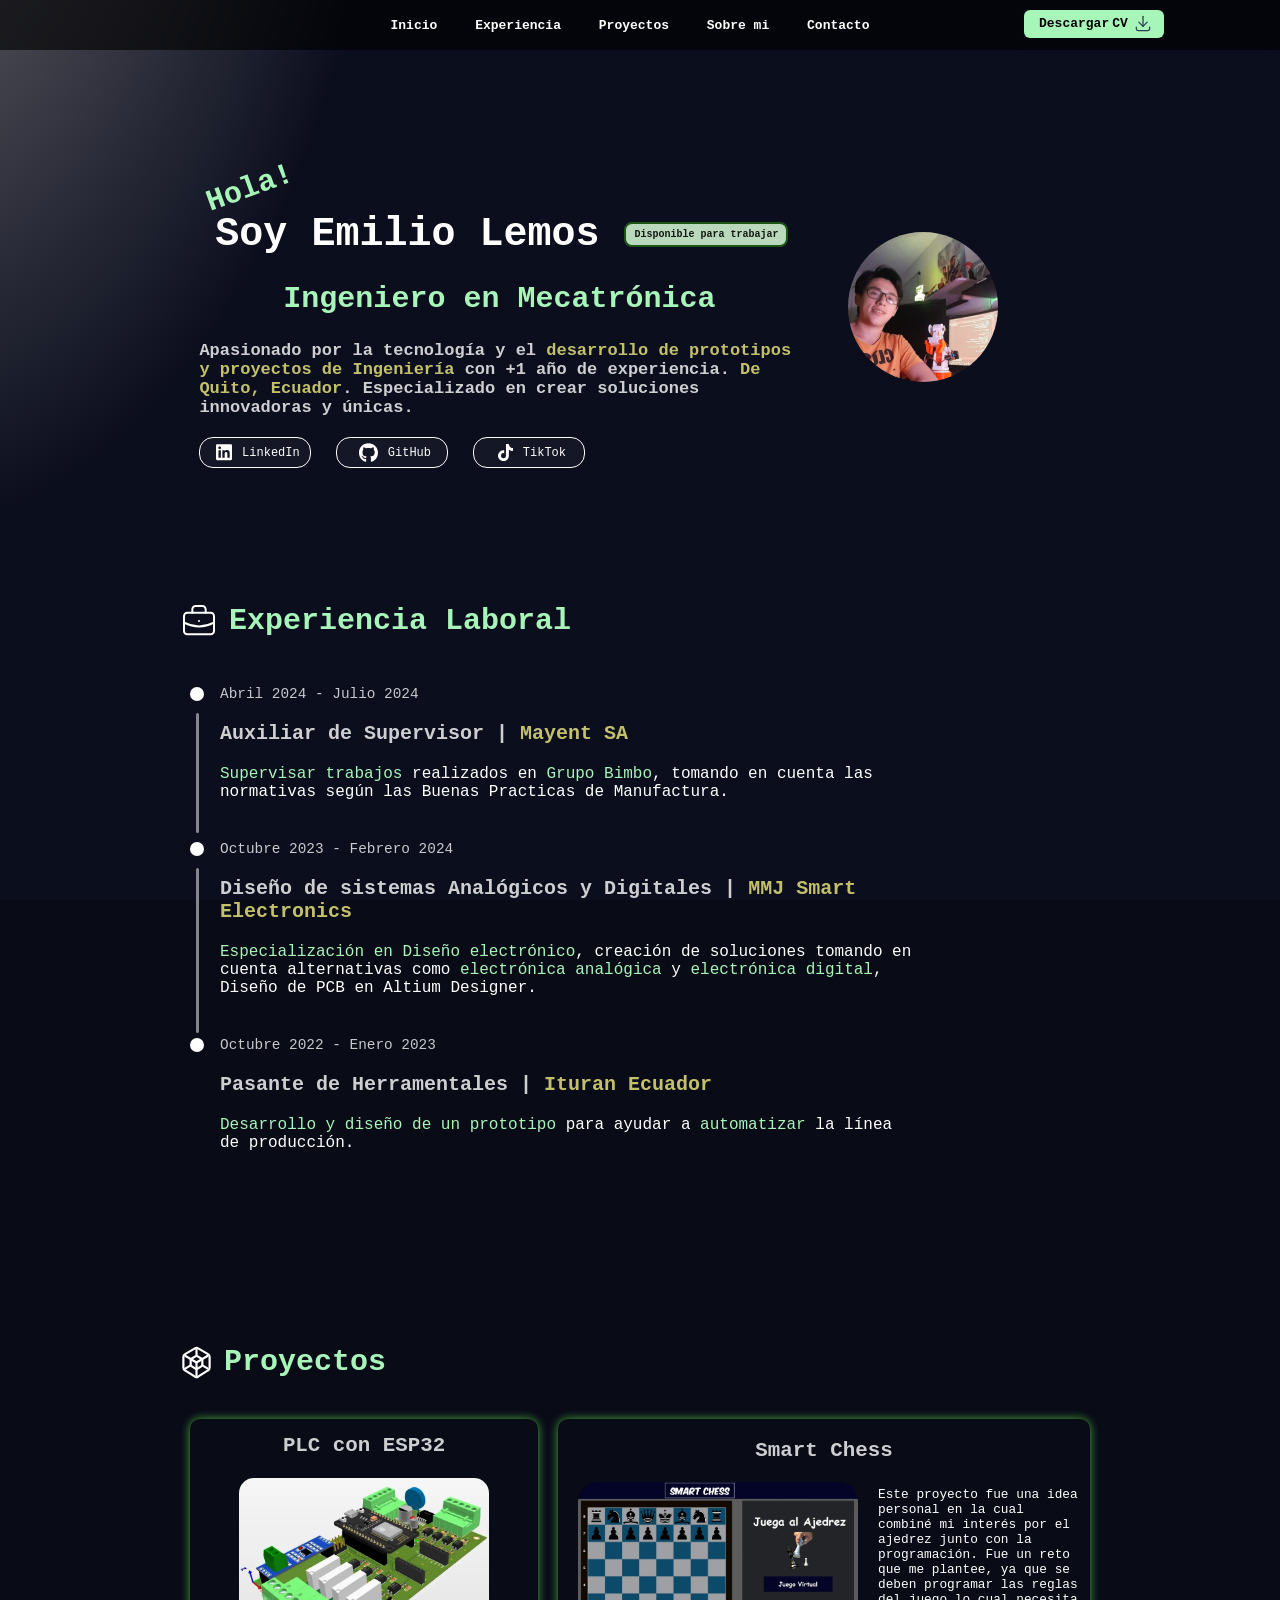
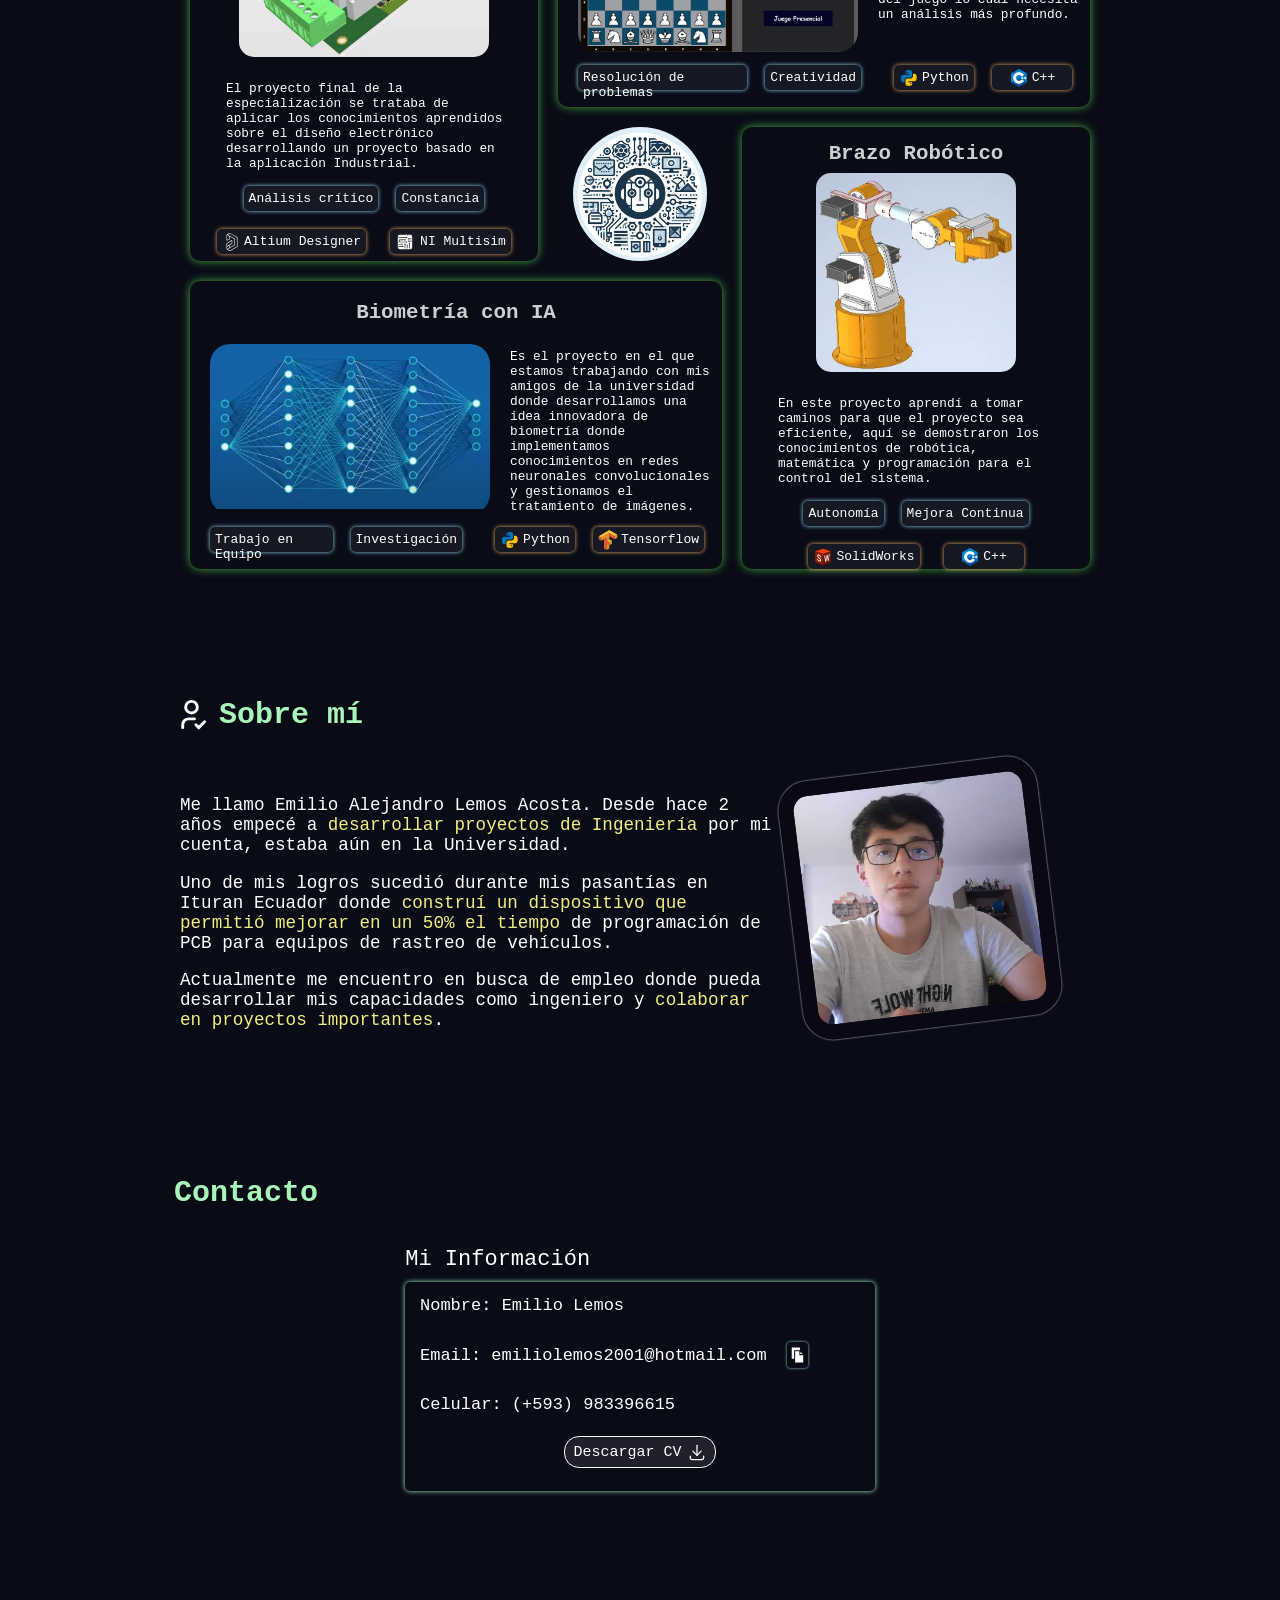
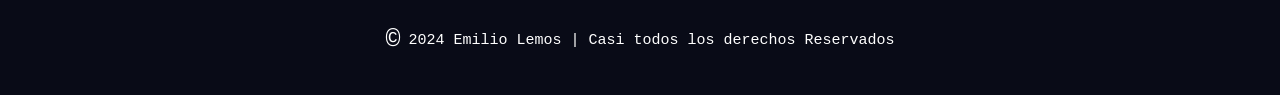
<file: src/index.html>
<!DOCTYPE html>
<html lang="es">
    <head>
        <meta charset="UTF-8">
        <meta name="viewport" content="width=device-width, initial-scale=1.0">
        <title>Emilio Lemos | Portfolio</title>

        <meta name="keywords" content="Portafolio, Mecatrónica, Robótica, Desarrollo, Proyectos">
        <meta name="description" content="Portafolio de Emilio Lemos, Experiencia como Ingeniero en Mecatrónica">
        <!--OPEN GRAPH-->
        <meta property="og:title" content="Portafolio de Emilio Lemos con +1 año de experiencia">
        <meta property="og:description" content="Portafolio de un Ingeniero en Mecatrónica">
        <meta property="og:image" content="../images/logoMecatronica.webp">
        <meta property="og:image" content="../images/foto_perfil.webp">
        <meta property="og:image" content="../images/plc_industrial.webp">
        <meta property="og:image" content="../images/SmartChess.webp">
        <meta property="og:image" content="../images/Biometria_IA.webp">
        <meta property="og:image" content="../images/BrazoRobotico.webp">
        <meta property="og:url" content="http://127.0.0.1:3000/src/index.html">

        <meta name="theme-color" content="#050505">

        <link rel="icon" type="image/webp" href="../images/logoMecatronica.webp">
        <link rel="stylesheet" href="./index.css">
        <script src="script.js"></script>

    </head>
    <body>
        <div class="background"></div>
        <header class="barra-superior-nav">
            <nav class="navegacion">
                <a class= "nav-principal" href="#main-doc">Inicio</a>
                <a class= "nav-principal" href="#experience-section">Experiencia</a>
                <a class= "nav-principal" href="#projects">Proyectos</a>
                <a class= "nav-principal" href="#sobre-mi">Sobre mi</a>
                <a class= "nav-principal" href="#contact">Contacto</a>
                <a class= "download-cv" href="../EmilioLemos_CV_ATS.pdf" download="EmilioLemos_CV_ATS.pdf">
                    <span class="txt-descargar">Descargar</span>CV
                    <svg id="download-icon" xmlns="http://www.w3.org/2000/svg" class="icon icon-tabler icon-tabler-download" width="20" height="20" viewBox="0 0 24 24" stroke-width="1.5" stroke="#2c3e50" fill="none" stroke-linecap="round" stroke-linejoin="round">
                        <path stroke="none" d="M0 0h24v24H0z" fill="none"/>
                        <path d="M4 17v2a2 2 0 0 0 2 2h12a2 2 0 0 0 2 -2v-2" />
                        <path d="M7 11l5 5l5 -5" />
                        <path d="M12 4l0 12" />
                    </svg>
                </a>
            </nav>
        </header>
        <main id="main-doc">
            <section id="cabecera">
                <div class="presentacion">
                    <h2 class="saludo">
                        Hola!
                    </h2>
                    <div class="badge-title">
                        <h1>
                            Soy Emilio Lemos
                        </h1>
                        <a
                        href="https://www.linkedin.com/in/emilio-lemosa"
                        target="_blank"
                        rel="noopener noreferrer"
                        class="badge">Disponible para trabajar
                        </a>
                    </div>
                    <h2 class="profesion">Ingeniero en Mecatrónica</h2>
                    <h3>
                        Apasionado por la tecnología y el <span style="color: rgb(242, 238, 128);">
                        desarrollo de prototipos y proyectos de Ingeniería</span> con +1 año de experiencia. 
                        <span style="color: rgb(242, 238, 128);">De Quito, Ecuador</span>. 
                        Especializado en crear soluciones innovadoras y únicas.
                    </h3>
                    <nav class="navegacion-redes">
                        <a href="https://www.linkedin.com/in/emilio-lemosa"
                        target="_blank"
                        rel="noopener noreferrer"
                        class="btn-redes">
                            <svg 
                            width = "16"
                            fill = "#fff"
                            class="icon"
                            xmlns="http://www.w3.org/2000/svg" viewBox="0 0 448 512">
                                <path d="M416 32H31.9C14.3 32 0 46.5 0 64.3v383.4C0 465.5 14.3 480 
                                31.9 480H416c17.6 0 32-14.5 32-32.3V64.3c0-17.8-14.4-32.3-32-32.3zM135.4 
                                416H69V202.2h66.5V416zm-33.2-243c-21.3 0-38.5-17.3-38.5-38.5S80.9 96 
                                102.2 96c21.2 0 38.5 17.3 38.5 38.5 0 21.3-17.2 38.5-38.5 38.5zm282.1 
                                243h-66.4V312c0-24.8-.5-56.7-34.5-56.7-34.6 0-39.9 27-39.9 
                                54.9V416h-66.4V202.2h63.7v29.2h.9c8.9-16.8 30.6-34.5 62.9-34.5 67.2 
                                0 79.7 44.3 79.7 101.9V416z"/>
                            </svg>
                            <span id="LinkedIn-text">LinkedIn</span>
                        </a>
                        <a href="https://github.com/M1l01"
                        target="_blank"
                        rel="noopener noreferrer"
                        class="btn-redes">
                            <svg 
                            width = "19"
                            fill = "#fff"
                            class= "icon"
                            xmlns="http://www.w3.org/2000/svg" 
                            viewBox="0 0 496 512">
                                <path d="M165.9 397.4c0 2-2.3 3.6-5.2 3.6-3.3 .3-5.6-1.3-5.6-3.6 0-2 
                                2.3-3.6 5.2-3.6 3-.3 5.6 1.3 5.6 3.6zm-31.1-4.5c-.7 2 1.3 4.3 4.3 4.9 
                                2.6 1 5.6 0 6.2-2s-1.3-4.3-4.3-5.2c-2.6-.7-5.5 .3-6.2 2.3zm44.2-1.7c-2.9 
                                .7-4.9 2.6-4.6 4.9 .3 2 2.9 3.3 5.9 2.6 2.9-.7 4.9-2.6 4.6-4.6-.3-1.9-3-3.2-5.9-2.9zM244.8 
                                8C106.1 8 0 113.3 0 252c0 110.9 69.8 205.8 169.5 239.2 12.8 2.3 17.3-5.6 
                                17.3-12.1 0-6.2-.3-40.4-.3-61.4 0 0-70 15-84.7-29.8 0 0-11.4-29.1-27.8-36.6 
                                0 0-22.9-15.7 1.6-15.4 0 0 24.9 2 38.6 25.8 21.9 38.6 58.6 27.5 72.9 20.9 2.3-16 
                                8.8-27.1 16-33.7-55.9-6.2-112.3-14.3-112.3-110.5 0-27.5 7.6-41.3 23.6-58.9-2.6-6.5-11.1-33.3 
                                2.6-67.9 20.9-6.5 69 27 69 27 20-5.6 41.5-8.5 62.8-8.5s42.8 2.9 62.8 8.5c0 0 
                                48.1-33.6 69-27 13.7 34.7 5.2 61.4 2.6 67.9 16 17.7 25.8 31.5 25.8 58.9 0 96.5-58.9 
                                104.2-114.8 110.5 9.2 7.9 17 22.9 17 46.4 0 33.7-.3 75.4-.3 83.6 0 6.5 4.6 14.4 17.3 
                                12.1C428.2 457.8 496 362.9 496 252 496 113.3 383.5 8 244.8 8zM97.2 352.9c-1.3 1-1 3.3 
                                .7 5.2 1.6 1.6 3.9 2.3 5.2 1 1.3-1 1-3.3-.7-5.2-1.6-1.6-3.9-2.3-5.2-1zm-10.8-8.1c-.7 
                                1.3 .3 2.9 2.3 3.9 1.6 1 3.6 .7 4.3-.7 .7-1.3-.3-2.9-2.3-3.9-2-.6-3.6-.3-4.3 .7zm32.4 
                                35.6c-1.6 1.3-1 4.3 1.3 6.2 2.3 2.3 5.2 2.6 6.5 1 1.3-1.3 
                                .7-4.3-1.3-6.2-2.2-2.3-5.2-2.6-6.5-1zm-11.4-14.7c-1.6 1-1.6 3.6 0 5.9 1.6 2.3 4.3 3.3 
                                5.6 2.3 1.6-1.3 1.6-3.9 0-6.2-1.4-2.3-4-3.3-5.6-2z"/>
                            </svg>
                            <span id="LinkedIn-text">GitHub</span>
                        </a>
                        <a href="https://www.tiktok.com/@milotronic"
                        target="_blank"
                        rel="noopener noreferrer"
                        class="btn-redes">
                            <svg 
                            width = "15"
                            fill = "#fff"
                            class="icon"
                            xmlns="http://www.w3.org/2000/svg"
                            viewBox="0 0 448 512">
                                <path d="M448 209.9a210.1 210.1 0 0 1 -122.8-39.3V349.4A162.6 162.6 0 
                                1 1 185 188.3V278.2a74.6 74.6 0 1 0 52.2 71.2V0l88 0a121.2 121.2 0 0 0 
                                1.9 22.2h0A122.2 122.2 0 0 0 381 102.4a121.4 121.4 0 0 0 67 20.1z"/>
                            </svg>
                            <span id="LinkedIn-text">TikTok</span>
                        </a>
                    </nav>
                </div>
                <div class="imagen-Emilio">
                    <img 
                    title="Foto de Emilio"
                    src="../images/foto_perfil.webp"
                    alt="Una fotografía de Emilio Lemos en su cuarto de proyectos">
                </div>
            </section>
            <section id="experience-section">
                <div class="subtitle-section">
                    <svg xmlns="http://www.w3.org/2000/svg" class="icon icon-tabler icon-tabler-briefcase" width="40" height="40" 
                    viewBox="0 0 24 24" stroke-width="1.2" stroke="#fff" fill="none" stroke-linecap="round" stroke-linejoin="round">
                        <path stroke="none" d="M0 0h24v24H0z" fill="none"/>
                        <path d="M3 7m0 2a2 2 0 0 1 2 -2h14a2 2 0 0 1 2 2v9a2 2 0 0 1 -2 2h-14a2 2 0 0 1 -2 -2z" />
                        <path d="M8 7v-2a2 2 0 0 1 2 -2h4a2 2 0 0 1 2 2v2" />
                        <path d="M12 12l0 .01" />
                        <path d="M3 13a20 20 0 0 0 18 0" />
                    </svg>
                    <h2 style="color: #a8f5ba; margin: 0;">Experiencia Laboral</h2>
                </div>
                <ol class="timeline">
                    <li class="timeline-item">
                        <div class="timeline-dot"></div>
                        <div class="timeline-line"></div>
                        <time class="timeline-date">Abril 2024 - Julio 2024</time>
                        <h3 class="timeline-title">
                            <span class="ocupacion">Auxiliar de Supervisor</span> 
                            <span class="separador">|</span> 
                            <span class="nombre-empresa">Mayent SA</span>
                        </h3>
                        <p class="descripcion-timeline">
                            <span style="color: #a8f5ba;">
                                Supervisar trabajos
                            </span> realizados en 
                            <span style="color: #a8f5ba;">
                                Grupo Bimbo</span>,
                            tomando en cuenta las normativas según las Buenas Practicas de Manufactura.
                        </p>
                    </li>
                    <li class="timeline-item">
                        <div class="timeline-dot"></div>
                        <div class="timeline-line-2"></div>
                        <time class="timeline-date">Octubre 2023 - Febrero 2024</time>
                        <h3 class="timeline-title">
                            <span class="ocupacion">Diseño de sistemas Analógicos y Digitales</span> 
                            <span class="separador">|</span> 
                            <span class="nombre-empresa">MMJ Smart Electronics</span>
                        </h3>
                        <p class="descripcion-timeline">
                            <span style="color: #a8f5ba;">Especialización en Diseño electrónico</span>, creación de soluciones tomando en cuenta
                            alternativas como <span style="color: #a8f5ba;">electrónica analógica</span> y <span style="color: #a8f5ba;">electrónica digital</span>, Diseño de PCB en Altium Designer.
                        </p>
                    </li>
                    <li class="timeline-item">
                        <div class="timeline-dot"></div>
                        <time class="timeline-date">Octubre 2022 - Enero 2023</time>
                        <h3 class="timeline-title">
                            <span class="ocupacion">Pasante de Herramentales</span> 
                            <span class="separador">|</span> 
                            <span class="nombre-empresa">Ituran Ecuador</span>
                        </h3>
                        <p class="descripcion-timeline">
                            <span style="color: #a8f5ba;">
                                Desarrollo y diseño de un prototipo
                            </span> para ayudar a 
                            <span style="color: #a8f5ba;">
                                automatizar
                            </span> la línea de producción.
                        </p>
                    </li>
                </ol>
            </section>
            <section id="projects">
                <div class="subtitle-section">
                    <svg xmlns="http://www.w3.org/2000/svg" class="icon icon-tabler icon-tabler-brand-netbeans" width="35" height="35" viewBox="0 0 24 24" stroke-width="1.5" stroke="#fff" fill="none" stroke-linecap="round" stroke-linejoin="round">
                        <path stroke="none" d="M0 0h24v24H0z" fill="none"/>
                        <path d="M19.875 6.27a2.225 2.225 0 0 1 1.125 1.948v7.284c0 .809 -.443 1.555 -1.158 1.948l-6.75 4.27a2.269 2.269 0 0 1 -2.184 0l-6.75 -4.27a2.225 2.225 0 0 1 -1.158 -1.948v-7.285c0 -.809 .443 -1.554 1.158 -1.947l6.75 -3.98a2.33 2.33 0 0 1 2.25 0l6.75 3.98h-.033z" />
                        <path d="M15.5 9.43a1 1 0 0 1 .5 .874v3.268a1 1 0 0 1 -.515 .874l-3 1.917a1 1 0 0 1 -.97 0l-3 -1.917a1 1 0 0 1 -.515 -.873v-3.269a1 1 0 0 1 .514 -.874l3 -1.786c.311 -.173 .69 -.173 1 0l3 1.787h-.014z" />
                        <path d="M12 21v-9l-7.5 -4.5" />
                        <path d="M12 12l7.5 -4.5" />
                        <path d="M12 3v4.5" />
                        <path d="M19.5 16l-3.5 -2" />
                        <path d="M8 14l-3.5 2" />
                      </svg>
                    <h2 style="color: #a8f5ba;">Proyectos</h2>
                </div>
                <div id="container-grid">
                    <div class="grid-Projects">
                        <article id="proyecto1" class="grid-item">
                            <header class="title-proyecto-vertical">
                                <h3>PLC con ESP32</h3>
                            </header>
                            <div>
                                <div class="img-proyecto-vertical">
                                    <img
                                    width="250"
                                    class="img-PLC"
                                    title="Imagen de PLC Industrial"
                                    src="../images/plc_industrial.webp" 
                                    alt="Una fotografía del proyecto de PLC industrial">
                                </div>
                                <div class="container-btn-proyectos">
                                    <button id="btn-proyecto1" class="btn-proyectos" onclick="expandCell(1)">
                                        Ver más...
                                    </button>
                                </div>
                                <p class="descripcion-proyecto-vertical">
                                    El proyecto final de la especialización se trataba de aplicar los
                                    conocimientos aprendidos sobre el diseño electrónico desarrollando un proyecto basado
                                    en la aplicación Industrial.
                                </p>
                            </div>
                            <footer class="etiqueta-vertical">
                                <ul class="habilidades-vertical">
                                    <li>Análisis crítico</li>
                                    <li>Constancia</li>
                                </ul>
                                <ul class="tecnologias-vertical">
                                    <li>
                                        <svg
                                        width="18px"
                                        height="18px"
                                        viewBox="0 0 24 24"
                                        role="img"
                                        fill="#fff"
                                        style="padding: 1px; padding-right: 3px;"
                                        xmlns="http://www.w3.org/2000/svg">
                                            <path d="M19.14 5.876a1.012 1.012 0 00-.442-.442L9.744.171c-.329-.226-.843-.226-1.203-.01L5.148 
                                            2.145c-.051.041-.102.082-.144.123a1.086 1.086 0 00-.288.72l.01 6.569-.02.215.062.123a.478.478 0 
                                            00.195.206.516.516 0 00.555.01L8.859 8.2a.573.573 0 00.175-.175l.082-.165V4.643l2.251 1.326 3.536 
                                            2.077a.413.413 0 01.164.185.442.442 0 01.062.226v7.052a.52.52 0 01-.072.257c-.041.072-.082.123-.154.154l-4.225 
                                            2.488-1.573.925v-3.228l1.953-1.172 1.049-.627.185-.175.021-.051a.542.542 0 00.062-.247V9.999a.51.51 0 
                                            00-.092-.288l-.062-.123-.144-.072c-.093-.041-.175-.041-.247-.041l-.175.01-6.363 3.865a1.129 1.129 0 00-.442.463 
                                            1.281 1.281 0 00-.144.607v6.559c0 .257.103.514.329.75.082.062.154.113.236.164l3.341 1.943c.186.113.381.164.597.164.216 
                                            0 .422-.051.596-.164l8.882-5.212c.195-.103.36-.267.442-.432.113-.185.164-.401.164-.617V6.483a1.236 
                                            1.236 0 00-.153-.607zM8.387 7.624L5.447 9.32V2.988c0-.072.031-.154.092-.216l.216-.123 2.632 1.563v3.412zm-2.951 
                                            6.795c0-.093.021-.185.062-.278a.409.409 0 01.175-.175l5.973-3.629v3.392l-.956.576-2.313 1.388-2.94 1.778v-3.052zm0 
                                            6.559v-2.663l2.94-1.768v3.218l-2.632 1.552-.103-.062c-.051-.031-.093-.051-.103-.062-.061-.071-.102-.143-.102-.215zm13.128-3.403a.518.518 
                                            0 01-.072.257.342.342 0 01-.165.154l-8.892 5.222a.405.405 0 01-.452 0l-2.508-1.47 4.575-2.693v-.01l4.215-2.478a.998.998 
                                            0 00.432-.442 1.13 1.13 0 00.175-.606V8.457c0-.216-.062-.421-.165-.596a1.189 1.189 0 00-.432-.442l-3.536-2.077-3.352-1.974-1.923-1.141L8.911.788a.446.446 
                                            0 01.452 0l8.985 5.294a.319.319 0 01.154.154.517.517 0 01.062.247v11.092z"/>
                                        </svg>
                                        Altium Designer
                                    </li>
                                    <li>
                                        <svg xmlns="http://www.w3.org/2000/svg" x="0px" y="0px" width="20" height="20" viewBox="0 0 64 64" 
                                        style="padding: 0px; padding-right: 5px;">
                                            <linearGradient id="BYBXDcXLqa7cuP0EpKqZEa_7lBeW0FgIYyX_gr1" x1="32" x2="32" y1="10" y2="54" gradientUnits="userSpaceOnUse">
                                                <stop offset="0" stop-color="#fff"></stop>
                                                <stop offset="1" stop-color="#fff"></stop>
                                            </linearGradient>
                                            <path fill="url(#BYBXDcXLqa7cuP0EpKqZEa_7lBeW0FgIYyX_gr1)" 
                                            d="M45.723,30c-0.346,0.595-0.984,1-1.723,1c-1.105,0-2-0.895-2-2c0-1.105,0.895-2,2-2	c0.738,0,1.376,0.405,1.723,
                                            1H54v-5h-9.277c-0.346,0.595-0.984,1-1.723,1c-1.105,0-2-0.895-2-2c0-1.105,0.895-2,2-2	
                                            c0.738,0,1.376,0.405,1.723,1H54v-6c0-2.761-2.239-5-5-5H15c-2.761,0-5,2.239-5,5v2h25.277c0.346-0.595,0.984-1,1.723-1	
                                            c1.105,0,2,0.895,2,2c0,1.105-0.895,2-2,2c-0.738,0-1.376-0.405-1.723-1H10v12h3v-7h18.277c0.346-0.595,0.984-1,1.723-1	
                                            c1.105,0,2,0.895,2,2c0,1.105-0.895,2-2,2c-0.738,0-1.376-0.405-1.723-1H15v5h20.277c0.346-0.595,0.984-1,1.723-1	
                                            c1.105,0,2,0.895,2,2c0,1.105-0.895,2-2,2c-0.738,0-1.376-0.405-1.723-1H10v5h10.777c0.346-0.595,0.984-1,1.723-1	
                                            c1.105,0,2,0.895,2,2c0,1.105-0.895,2-2,2c-0.738,0-1.376-0.405-1.723-1H10v5h12.777c0.346-0.595,0.984-1,1.723-1	
                                            c1.105,0,2,0.895,2,2c0,1.105-0.895,2-2,2c-0.738,0-1.376-0.405-1.723-1H10v2c0,2.761,2.239,5,5,5h16V40.723	
                                            c-0.595-0.346-1-0.984-1-1.723c0-1.105,0.895-2,2-2s2,0.895,2,2c0,0.738-0.405,1.376-1,1.723V54h5V43.723	
                                            c-0.595-0.346-1-0.984-1-1.723c0-1.105,0.895-2,2-2s2,0.895,2,2c0,0.738-0.405,1.376-1,1.723V54h5V39.223	
                                            c-0.595-0.346-1-0.984-1-1.723c0-1.105,0.895-2,2-2s2,0.895,2,2c0,0.738-0.405,1.376-1,1.723V54h2c2.761,0,5-2.239,5-5V30H45.723z">
                                            </path>
                                            <linearGradient id="BYBXDcXLqa7cuP0EpKqZEb_7lBeW0FgIYyX_gr2" x1="32" x2="32" y1="9" y2="55" gradientUnits="userSpaceOnUse">
                                                <stop offset="0" stop-color="#fff"></stop><stop offset="1" stop-color="#fff"></stop>
                                            </linearGradient>
                                                <path fill="url(#BYBXDcXLqa7cuP0EpKqZEb_7lBeW0FgIYyX_gr2)" 
                                                d="M49,55H15c-3.309,0-6-2.691-6-6V15c0-3.309,2.691-6,6-6h34c3.309,0,6,2.691,6,6v34	
                                                C55,52.309,52.309,55,49,55z M15,11c-2.206,0-4,1.794-4,4v34c0,2.206,1.794,4,4,4h34c2.206,0,4-1.794,4-4V15c0-2.206-1.794-4-4-4H15	z">
                                                </path>
                                        </svg>
                                        NI Multisim
                                    </li>
                                </ul>
                            </footer>
                        </article>
                        <article id="proyecto2" class="grid-item">
                            <header class="title-proyecto-lateral">
                                <h3>Biometría con IA</h3>
                            </header>
                            <div class="cuerpo-proyecto">
                                <div class="img-proyecto-lateral">
                                    <img 
                                    width="280"
                                    class="img-Biometria"
                                    title="Redes Neuronales" 
                                    src="../images/Biometria_IA.webp" 
                                    alt="Imagen de una Red Neuronal">
                                </div>
                                <div class="container-btn-proyectos">
                                    <button id="btn-proyecto2" class="btn-proyectos" onclick="expandCell(2)">
                                        Ver más...
                                    </button>
                                </div>
                                <p class="descripcion-proyecto-lateral">
                                    Es el proyecto en el que estamos trabajando con mis amigos de la universidad
                                    donde desarrollamos una idea innovadora de biometría donde implementamos 
                                    conocimientos en redes neuronales convolucionales y gestionamos el tratamiento de 
                                    imágenes.
                                </p>
                            </div>
                            <footer class="etiqueta-lateral">
                                <ul class="habilidades-lateral">
                                    <li>Trabajo en Equipo</li>
                                    <li>Investigación</li>
                                </ul>
                                <ul class="tecnologias-lateral">
                                    <li>
                                        <svg xmlns="http://www.w3.org/2000/svg" x="0px" y="0px" width="20" height="20" viewBox="0 0 48 48"
                                        class="logo-tecnologia">
                                            <path fill="#0277BD" d="M24.047,5c-1.555,0.005-2.633,0.142-3.936,0.367c-3.848,0.67-4.549,2.077-4.549,
                                            4.67V14h9v2H15.22h-4.35c-2.636,0-4.943,1.242-5.674,4.219c-0.826,3.417-0.863,5.557,0,9.125C5.851,32.005,
                                            7.294,34,9.931,34h3.632v-5.104c0-2.966,2.686-5.896,5.764-5.896h7.236c2.523,0,5-1.862,5-4.377v-8.586c0-2.439-1.759-4.263-4.218-4.672C27.406,
                                            5.359,25.589,4.994,24.047,5z M19.063,9c0.821,0,1.5,0.677,1.5,1.502c0,0.833-0.679,1.498-1.5,1.498c-0.837,0-1.5-0.664-1.5-1.498C17.563,9.68,
                                            18.226,9,19.063,9z"></path><path fill="#FFC107" d="M23.078,43c1.555-0.005,2.633-0.142,3.936-0.367c3.848-0.67,4.549-2.077,
                                            4.549-4.67V34h-9v-2h9.343h4.35c2.636,0,4.943-1.242,5.674-4.219c0.826-3.417,0.863-5.557,0-9.125C41.274,15.995,39.831,14,37.194,
                                            14h-3.632v5.104c0,2.966-2.686,5.896-5.764,5.896h-7.236c-2.523,0-5,1.862-5,4.377v8.586c0,2.439,1.759,4.263,4.218,4.672C19.719,42.641,21.536,
                                            43.006,23.078,43z M28.063,39c-0.821,0-1.5-0.677-1.5-1.502c0-0.833,0.679-1.498,1.5-1.498c0.837,0,1.5,0.664,1.5,1.498C29.563,38.32,28.899,39,
                                            28.063,39z"></path>
                                        </svg>
                                        Python
                                    </li>
                                    <li>
                                        <svg width="20px" height="20px" viewBox="-9 0 274 274" version="1.1" xmlns="http://www.w3.org/2000/svg" xmlns:xlink="http://www.w3.org/1999/xlink" preserveAspectRatio="xMidYMid"
                                        class="logo-tecnologia">
                                        <g>
                                                <path d="M145.726081,42.0651946 L145.726081,84.1347419 L218.586952,126.204312 L218.586952,84.1347419 L145.726081,
                                                42.0651946 Z M-1.98726454e-07,84.1347419 L-1.98726454e-07,126.204312 L36.4304238,147.234755 L36.4304238,
                                                105.169527 L-1.98726454e-07,84.1347419 Z M109.291294,105.169527 L72.8608701,126.204312 L72.8608701,
                                                252.404316 L109.291294,273.439101 L109.291294,189.304303 L145.726081,210.339088 L145.726081,168.26954 L109.291294,
                                                147.234755 L109.291294,105.169527 Z" fill="#E55B2D"></path>
                                                <path d="M145.726081,42.0651946 L36.4304238,105.169527 L36.4304238,147.234755 L109.291294,105.169527 L109.291294,
                                                147.234755 L145.726081,126.204312 L145.726081,42.0651946 Z M255.021717,63.0999794 L218.586952,84.1347419 L218.586952,
                                                126.204312 L255.021717,105.169527 L255.021717,63.0999794 Z M182.156505,147.234755 L145.726081,168.26954 L145.726081,
                                                210.339088 L182.156505,189.304303 L182.156505,147.234755 Z M145.726081,210.339088 L109.291294,189.304303 L109.291294,
                                                273.439101 L145.726081,252.404316 L145.726081,210.339088 Z" fill="#ED8E24"></path>
                                                <path d="M145.726081,-3.41864288e-05 L-1.98726454e-07,84.1347419 L36.4304238,105.169527 L145.726081,
                                                42.0651946 L218.586952,84.1347419 L255.021717,63.0999794 L145.726081,-3.41864288e-05 Z M145.726081,
                                                126.204312 L109.291294,147.234755 L145.726081,168.26954 L182.156505,147.234755 L145.726081,
                                                126.204312 Z" fill="#F8BF3C"></path>
                                            </g>
                                        </svg>
                                        Tensorflow
                                    </li>
                                </ul>
                            </footer>                   
                        </article>
                        <article id="proyecto3" class="grid-item">
                            <header class="title-proyecto-lateral">
                                <h3>Smart Chess</h3>
                            </header>
                            <div class="cuerpo-proyecto">
                                <div class="img-proyecto-lateral">
                                    <img 
                                    width="280"
                                    class="img-SmartChess"
                                    title ="Interface de Smart Chess" 
                                    src="../images/SmartChess.webp" 
                                    alt="Imagen de Smart Chess">
                                </div>
                                <div class="container-btn-proyectos">
                                    <button id="btn-proyecto3" class="btn-proyectos" onclick="expandCell(3)">
                                        Ver más...
                                    </button>
                                </div>
                                <p class="descripcion-proyecto-lateral">
                                    Este proyecto fue una idea personal en la cual combiné mi interés 
                                    por el ajedrez junto con la programación. Fue un reto que me plantee, 
                                    ya que se deben programar las reglas del juego lo cual necesita un análisis
                                    más profundo.
                                </p>
                            </div>
                            <footer class="etiqueta-lateral">
                                <ul class="habilidades-lateral">
                                    <li>Resolución de problemas</li>
                                    <li>Creatividad</li>
                                </ul>
                                <ul class="tecnologias-lateral">
                                    <li>
                                        <svg xmlns="http://www.w3.org/2000/svg" x="0px" y="0px" width="20" height="20" viewBox="0 0 48 48"
                                        class="logo-tecnologia">
                                            <path fill="#0277BD" d="M24.047,5c-1.555,0.005-2.633,0.142-3.936,0.367c-3.848,0.67-4.549,2.077-4.549,
                                            4.67V14h9v2H15.22h-4.35c-2.636,0-4.943,1.242-5.674,4.219c-0.826,3.417-0.863,5.557,0,9.125C5.851,32.005,
                                            7.294,34,9.931,34h3.632v-5.104c0-2.966,2.686-5.896,5.764-5.896h7.236c2.523,0,5-1.862,5-4.377v-8.586c0-2.439-1.759-4.263-4.218-4.672C27.406,
                                            5.359,25.589,4.994,24.047,5z M19.063,9c0.821,0,1.5,0.677,1.5,1.502c0,0.833-0.679,1.498-1.5,1.498c-0.837,0-1.5-0.664-1.5-1.498C17.563,9.68,
                                            18.226,9,19.063,9z"></path><path fill="#FFC107" d="M23.078,43c1.555-0.005,2.633-0.142,3.936-0.367c3.848-0.67,4.549-2.077,
                                            4.549-4.67V34h-9v-2h9.343h4.35c2.636,0,4.943-1.242,5.674-4.219c0.826-3.417,0.863-5.557,0-9.125C41.274,15.995,39.831,14,37.194,
                                            14h-3.632v5.104c0,2.966-2.686,5.896-5.764,5.896h-7.236c-2.523,0-5,1.862-5,4.377v8.586c0,2.439,1.759,4.263,4.218,4.672C19.719,42.641,21.536,
                                            43.006,23.078,43z M28.063,39c-0.821,0-1.5-0.677-1.5-1.502c0-0.833,0.679-1.498,1.5-1.498c0.837,0,1.5,0.664,1.5,1.498C29.563,38.32,28.899,39,
                                            28.063,39z"></path>
                                        </svg>
                                        Python
                                    </li>
                                    <li>
                                        <svg xmlns="http://www.w3.org/2000/svg" x="0px" y="0px" width="20" height="20" viewBox="0 0 48 48"
                                        class="logo-tecnologia">
                                            <path fill="#00549d" fill-rule="evenodd" d="M22.903,3.286c0.679-0.381,1.515-0.381,2.193,0 c3.355,1.883,13.451,7.551,
                                            16.807,9.434C42.582,13.1,43,13.804,43,14.566c0,3.766,0,15.101,0,18.867 c0,0.762-0.418,1.466-1.097,1.847c-3.355,1.883-13.451,
                                            7.551-16.807,9.434c-0.679,0.381-1.515,0.381-2.193,0 c-3.355-1.883-13.451-7.551-16.807-9.434C5.418,34.899,5,34.196,5,
                                            33.434c0-3.766,0-15.101,0-18.867 c0-0.762,0.418-1.466,1.097-1.847C9.451,10.837,19.549,5.169,22.903,3.286z" 
                                            clip-rule="evenodd"></path>
                                            <path fill="#0086d4" fill-rule="evenodd" d="M5.304,34.404C5.038,34.048,5,33.71,5,33.255 c0-3.744,0-15.014,0-18.759c0-0.758,
                                            0.417-1.458,1.094-1.836c3.343-1.872,13.405-7.507,16.748-9.38 c0.677-0.379,1.594-0.371,2.271,0.008c3.343,1.872,13.371,7.459,
                                            16.714,9.331c0.27,0.152,0.476,0.335,0.66,0.576L5.304,34.404z" clip-rule="evenodd"></path>
                                            <path fill="#fff" fill-rule="evenodd" d="M24,10c7.727,0,14,6.273,14,14s-6.273,14-14,14 s-14-6.273-14-14S16.273,10,24,10z M24,
                                            17c3.863,0,7,3.136,7,7c0,3.863-3.137,7-7,7s-7-3.137-7-7C17,20.136,20.136,17,24,17z" clip-rule="evenodd"></path>
                                            <path fill="#0075c0" fill-rule="evenodd" d="M42.485,13.205c0.516,0.483,0.506,1.211,0.506,1.784 c0,3.795-0.032,14.589,0.009,
                                            18.384c0.004,0.396-0.127,0.813-0.323,1.127L23.593,24L42.485,13.205z" clip-rule="evenodd"></path>
                                            <path fill="#fff" fill-rule="evenodd" d="M31 21H33V27H31zM38 21H40V27H38z" clip-rule="evenodd"></path>
                                            <path fill="#fff" fill-rule="evenodd" d="M29 23H35V25H29zM36 23H42V25H36z" clip-rule="evenodd"></path>
                                        </svg>
                                        C++
                                    </li>
                                </ul>
                            </footer>
                        </article>
                        <article id="proyecto4" class="grid-item">
                            <header class="title-proyecto-vertical">
                                <h3 class="title-BrasoRobotico">Brazo Robótico</h3>
                            </header>
                            <div>
                                <div class="img-proyecto-vertical">
                                    <img
                                    width="200"
                                    class="img-BrazoRobotico"
                                    title="Brazo Robótico"
                                    src="../images/BrazoRobotico.webp" 
                                    alt="Brazo Robótico 5GDL">
                                </div>
                                <div class="container-btn-proyectos">
                                    <button class="btn-proyectos" id="btn-proyecto4" onclick="expandCell(4)">
                                        Ver más...
                                    </button>
                                </div>
                                <p class="descripcion-proyecto-vertical">
                                    En este proyecto aprendí a tomar caminos para que el proyecto sea eficiente,
                                    aquí se demostraron los conocimientos de robótica, matemática y programación para 
                                    el control del sistema.       
                                </p>
                            </div>  
                            <footer class="etiqueta-vertical">
                                <ul class="habilidades-vertical">
                                    <li>Autonomía</li>
                                    <li>Mejora Continua</li>
                                </ul>
                                <ul class="tecnologias-vertical">
                                    <li>
                                        <svg xmlns="http://www.w3.org/2000/svg" x="0px" y="0px" width="20" height="20" viewBox="0 0 48 48"
                                        class="logo-tecnologia">
                                            <path fill="#8b1b05" d="M24,44L5,36V10l19,6V44z"></path>
                                            <path fill="#6d1504" d="M24,44l19-8V10l-19,6V44z"></path>
                                            <path fill="#ff3d00" d="M5,10l19-6l19,6l-19,6L5,10z"></path>
                                            <path fill="#fff" d="M36.538 29.214l1.645-12.583L40 16l-2.438 16.738-1.787.737-2.078-10.928-2.159 
                                            12.676L29.653 36 27 20.516l1.987-.69 1.763 11.661 2.135-13.015 1.604-.557L36.538 29.214zM16.855 
                                            31.103c0-.324-.036-.626-.109-.905-.073-.279-.206-.56-.399-.841-.193-.281-.458-.577-.794-.889-.336-.311-.766-.664-1.29-1.057-.572-.424-1.097-.864-1.577-1.319-.478-.454-.889-.931-1.232-1.431-.342-.499-.61-1.029-.803-1.59-.193-.561-.289-1.161-.289-1.801 
                                            0-.633.1-1.182.301-1.649.201-.468.485-.838.852-1.111.368-.273.809-.438 1.326-.492.519-.055 1.094.017 
                                            1.728.215.68.213 1.295.536 1.842.969.549.434 1.014.937 1.395 1.508.382.573.675 1.19.88 1.852.205.663.307 
                                            1.332.307 2.007l-2.137-.707c0-.39-.046-.764-.139-1.122-.092-.357-.234-.686-.424-.987-.19-.3-.43-.563-.719-.788-.289-.225-.629-.4-1.022-.526-.369-.119-.688-.167-.957-.144-.268.023-.491.103-.668.242-.177.138-.308.328-.392.569-.084.24-.126.516-.126.828 
                                            0 .587.208 1.145.625 1.676.418.533 1.059 1.112 1.925 1.741.682.495 1.276.99 1.779 1.485.505.497.926 1.009 
                                            1.263 1.534.337.527.588 1.077.753 1.649C18.917 30.592 19 31.201 19 31.846c0 .682-.104 1.258-.312 
                                            1.727-.207.469-.502.823-.884 1.063-.381.24-.84.36-1.378.363-.536.003-1.131-.118-1.784-.361-.579-.215-1.147-.531-1.704-.945-.555-.413-1.051-.907-1.489-1.484-.436-.575-.787-1.22-1.052-1.935C10.132 
                                            29.562 10 28.789 10 27.956l2.041.723c0 .499.066.951.199 1.357.133.406.315.765.546 1.077.232.313.506.579.824.8.318.221.662.4 
                                            1.032.534.731.266 1.283.271 1.654.014C16.668 32.204 16.855 31.75 16.855 31.103z"></path>
                                        </svg>
                                        SolidWorks
                                    </li>
                                    <li>
                                        <svg xmlns="http://www.w3.org/2000/svg" x="0px" y="0px" width="20" height="20" viewBox="0 0 48 48"
                                        class="logo-tecnologia">
                                            <path fill="#00549d" fill-rule="evenodd" d="M22.903,3.286c0.679-0.381,1.515-0.381,2.193,0 c3.355,1.883,13.451,7.551,
                                            16.807,9.434C42.582,13.1,43,13.804,43,14.566c0,3.766,0,15.101,0,18.867 c0,0.762-0.418,1.466-1.097,1.847c-3.355,1.883-13.451,
                                            7.551-16.807,9.434c-0.679,0.381-1.515,0.381-2.193,0 c-3.355-1.883-13.451-7.551-16.807-9.434C5.418,34.899,5,34.196,5,
                                            33.434c0-3.766,0-15.101,0-18.867 c0-0.762,0.418-1.466,1.097-1.847C9.451,10.837,19.549,5.169,22.903,3.286z" 
                                            clip-rule="evenodd"></path>
                                            <path fill="#0086d4" fill-rule="evenodd" d="M5.304,34.404C5.038,34.048,5,33.71,5,33.255 c0-3.744,0-15.014,0-18.759c0-0.758,
                                            0.417-1.458,1.094-1.836c3.343-1.872,13.405-7.507,16.748-9.38 c0.677-0.379,1.594-0.371,2.271,0.008c3.343,1.872,13.371,7.459,
                                            16.714,9.331c0.27,0.152,0.476,0.335,0.66,0.576L5.304,34.404z" clip-rule="evenodd"></path>
                                            <path fill="#fff" fill-rule="evenodd" d="M24,10c7.727,0,14,6.273,14,14s-6.273,14-14,14 s-14-6.273-14-14S16.273,10,24,10z M24,
                                            17c3.863,0,7,3.136,7,7c0,3.863-3.137,7-7,7s-7-3.137-7-7C17,20.136,20.136,17,24,17z" clip-rule="evenodd"></path>
                                            <path fill="#0075c0" fill-rule="evenodd" d="M42.485,13.205c0.516,0.483,0.506,1.211,0.506,1.784 c0,3.795-0.032,14.589,0.009,
                                            18.384c0.004,0.396-0.127,0.813-0.323,1.127L23.593,24L42.485,13.205z" clip-rule="evenodd"></path>
                                            <path fill="#fff" fill-rule="evenodd" d="M31 21H33V27H31zM38 21H40V27H38z" clip-rule="evenodd"></path>
                                            <path fill="#fff" fill-rule="evenodd" d="M29 23H35V25H29zM36 23H42V25H36z" clip-rule="evenodd"></path>
                                        </svg>
                                        C++
                                    </li>
                                </ul>
                            </footer>
                        </article>
                        <div class="logo">
                            <img
                            width="134"
                            title="Logo de Mecatrónica"
                            style="border-radius: 50%;"
                            src="../images/logoMecatronica.webp"
                            alt="Logo de Mecatrónica">
                        </div>
                    </div>
                </div>
            </section>
            <section id="sobre-mi">
                <h2 class="subtitle-section" style="color: #a8f5ba;">
                    <svg class="size-8" width="35" height="35" viewBox="0 0 24 24" stroke-width="2"
                    stroke="currentColor" fill="none" stroke-linecap="round" stroke-linejoin="round"
                    style="margin-right: 10px; color: white;">
                        <path stroke="none" d="M0 0h24v24H0z" fill="none"></path>
                        <path d="M8 7a4 4 0 1 0 8 0a4 4 0 0 0 -8 0"></path>
                        <path d="M6 21v-2a4 4 0 0 1 4 -4h4"></path>
                        <path d="M15 19l2 2l4 -4"></path>
                    </svg>
                    Sobre mí
                </h2>
                <article class="sobre-mi-text">
                    <div class="contenedor-sobre-mi">
                        <p>
                            Me llamo Emilio Alejandro Lemos Acosta. Desde hace 2 años empecé a 
                            <span style="color: rgb(242, 238, 128);">desarrollar proyectos de 
                            Ingeniería</span> por mi cuenta, estaba aún en la Universidad.
                        </p>
                        <p>
                            Uno de mis logros sucedió durante mis pasantías en Ituran Ecuador donde <span style="color: rgb(242, 238, 128);">construí un dispositivo
                            que permitió mejorar en un 50% el tiempo</span> de programación de PCB para equipos de rastreo de 
                            vehículos. 
                        </p>
                        <p>
                            Actualmente me encuentro en busca de empleo donde pueda desarrollar mis capacidades como ingeniero
                            y <span style="color: rgb(242, 238, 128);">colaborar en proyectos importantes</span>.
                        </p>
                    </div>
                    <img width="230" height="230" src="../images/foto_sobremi.webp" alt="Foto de Emilio">
                </article>
            </section>
            <section id="contact">
                <h2 class="subtitle-section" style="color: #a8f5ba;">
                    Contacto
                </h2>
                <div class="container-info">
                    <fieldset class="InfoPersonal">
                        <legend>Mi Información</legend>
                        <div id="temporary-alert" class="temporary-alert">¡Copiado!</div>
                        <p class="Label-form">Nombre: 
                            <span id="nombre">
                                Emilio Lemos
                            </span>
                        </p>
                        <p class="copy-email">Email: 
                            <span id="email">
                                emiliolemos2001@hotmail.com
                            </span>
                            <svg title="Copiar" onclick="copiar()" fill="#fff" height="20px" width="15px" version="1.1" id="Layer_1" xmlns="http://www.w3.org/2000/svg" 
                            xmlns:xlink="http://www.w3.org/1999/xlink" viewBox="0 0 442 442" xml:space="preserve">
                                <g id="SVGRepo_bgCarrier" stroke-width="0"></g>
                                <g id="SVGRepo_tracerCarrier" stroke-linecap="round" stroke-linejoin="round"></g>
                                <g id="SVGRepo_iconCarrier"> 
                                    <g> 
                                        <polygon points="291,0 51,0 51,332 121,332 121,80 291,80 "></polygon>
                                        <polygon points="306,125 306,195 376,195 "></polygon>
                                        <polygon points="276,225 276,110 151,110 151,442 391,442 391,225 "></polygon>
                                    </g> 
                                </g>
                            </svg>
                        </p>
                        <p class="Label-form">Celular:
                            <span id="celular">
                                (+593) 983396615
                            </span>
                        </p>
                        <div class="container-download">
                            <a class="download-cv-2" href="../EmilioLemos_CV_ATS.pdf" download="EmilioLemos_CV_ATS.pdf">
                                Descargar CV
                                <svg xmlns="http://www.w3.org/2000/svg" class="icon icon-tabler icon-tabler-download" width="20" height="20" viewBox="0 0 24 24" stroke-width="1.5" stroke="#fff" fill="none" stroke-linecap="round" stroke-linejoin="round"
                                style="padding: 0; padding-left: 5px;">
                                    <path stroke="none" d="M0 0h24v24H0z" fill="none"/>
                                    <path d="M4 17v2a2 2 0 0 0 2 2h12a2 2 0 0 0 2 -2v-2" />
                                    <path d="M7 11l5 5l5 -5" />
                                    <path d="M12 4l0 12" />
                                </svg>
                            </a>
                        </div>
                    </fieldset>
                </div>
            </section>
        </main>
        <footer class="piedePagina">
            <span>©</span>
            2024 Emilio Lemos | Casi todos los derechos Reservados
        </footer>
    </body>
</html>
</file>
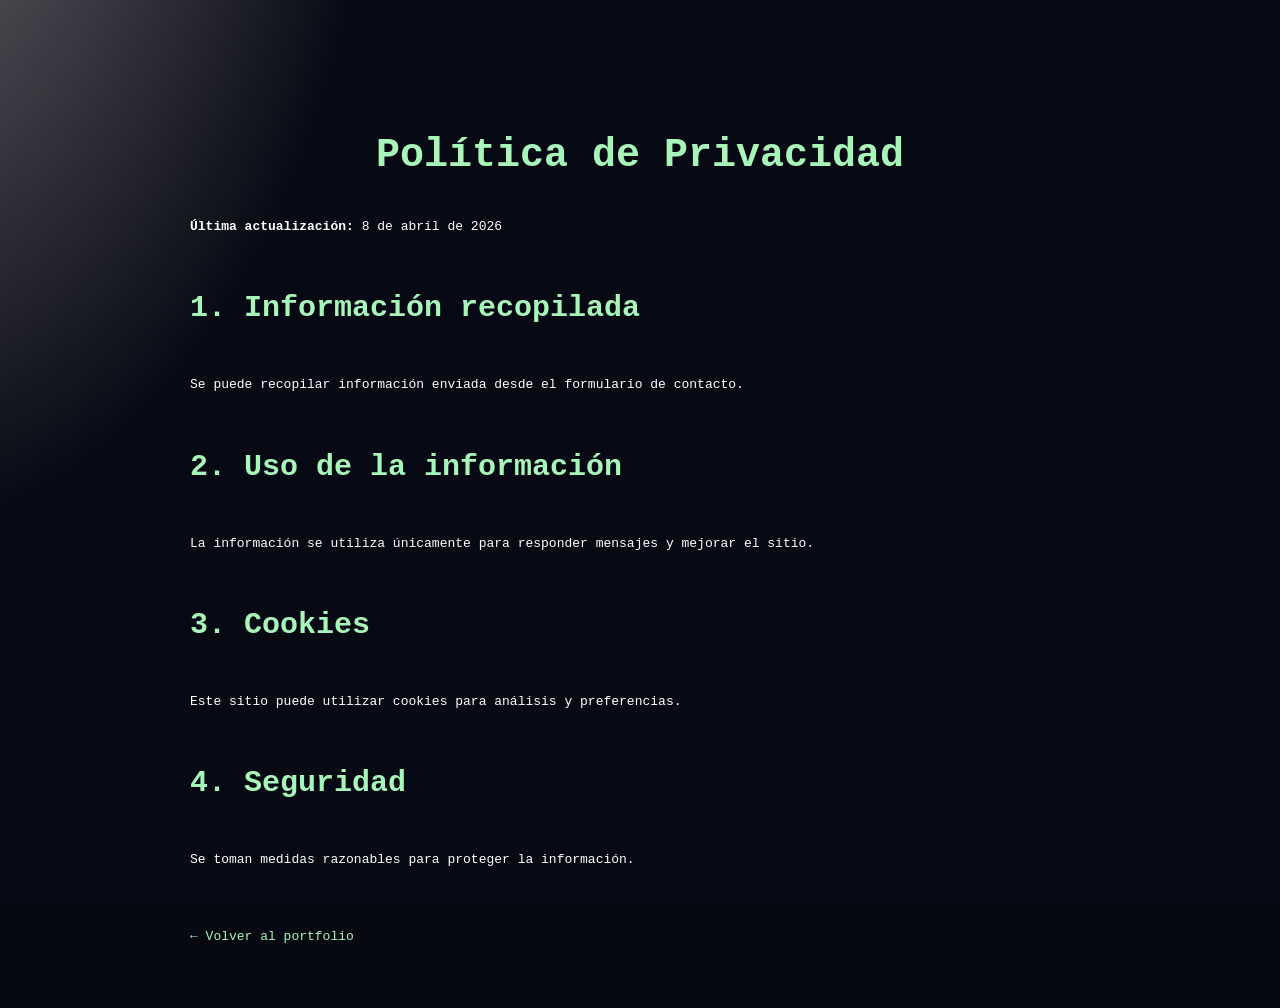
<file: privacidad.html>
<!DOCTYPE html>
<html lang="es">
<head>
    <meta charset="UTF-8">
    <meta name="viewport" content="width=device-width, initial-scale=1.0">
    <title>Política de Privacidad | Emilio Lemos</title>
    <link rel="stylesheet" href="./index.css">
</head>
<body>
    <div class="background"></div>

    <main class="legal-page">
        <h1>Política de Privacidad</h1>
        <p><strong>Última actualización:</strong> 8 de abril de 2026</p>

        <h2>1. Información recopilada</h2>
        <p>Se puede recopilar información enviada desde el formulario de contacto.</p>

        <h2>2. Uso de la información</h2>
        <p>La información se utiliza únicamente para responder mensajes y mejorar el sitio.</p>

        <h2>3. Cookies</h2>
        <p>Este sitio puede utilizar cookies para análisis y preferencias.</p>

        <h2>4. Seguridad</h2>
        <p>Se toman medidas razonables para proteger la información.</p>

        <a class="volver" href="./index.html">← Volver al portfolio</a>
    </main>
</body>
</html>
</file>
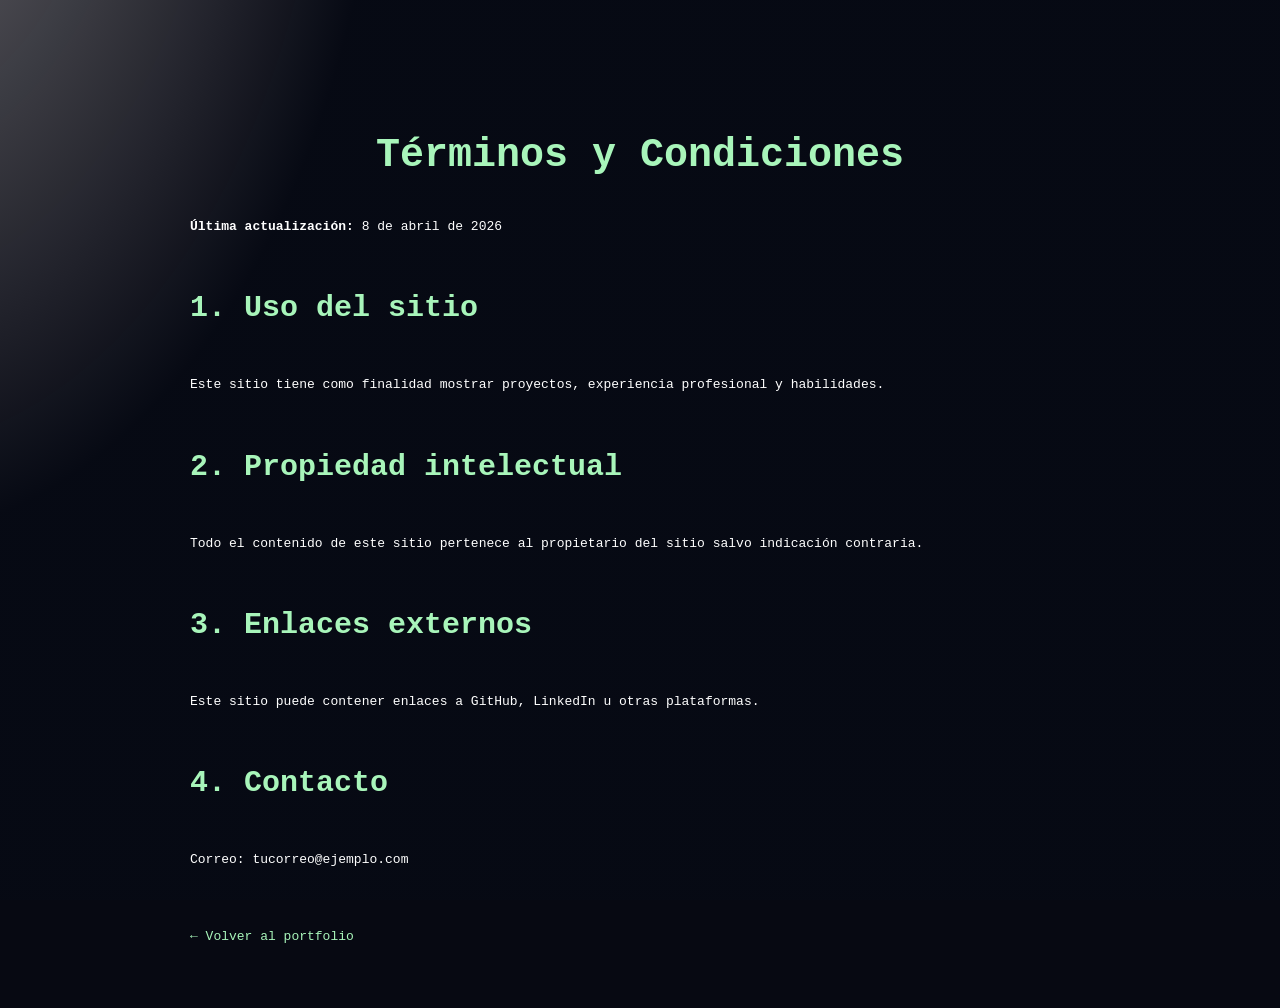
<file: terminos.html>
<!DOCTYPE html>
<html lang="es">
<head>
    <meta charset="UTF-8">
    <meta name="viewport" content="width=device-width, initial-scale=1.0">
    <title>Términos y Condiciones | Emilio Lemos</title>
    <link rel="stylesheet" href="./index.css">
</head>
<body>
    <div class="background"></div>

    <main class="legal-page">
        <h1>Términos y Condiciones</h1>
        <p><strong>Última actualización:</strong> 8 de abril de 2026</p>

        <h2>1. Uso del sitio</h2>
        <p>Este sitio tiene como finalidad mostrar proyectos, experiencia profesional y habilidades.</p>

        <h2>2. Propiedad intelectual</h2>
        <p>Todo el contenido de este sitio pertenece al propietario del sitio salvo indicación contraria.</p>

        <h2>3. Enlaces externos</h2>
        <p>Este sitio puede contener enlaces a GitHub, LinkedIn u otras plataformas.</p>

        <h2>4. Contacto</h2>
        <p>Correo: tucorreo@ejemplo.com</p>

        <a class="volver" href="./index.html">← Volver al portfolio</a>
    </main>
</body>
</html>
</file>
<file: index.css>
html{
  scroll-behavior: smooth;
}

body{
  font-family: monospace;
  display: flex;
  flex-direction: column;
  justify-content: center;
  align-items: center;
  margin: 0;
  background-color: rgb(7, 9, 18);
  color: white;
  min-height: 100%;
}

.background {
  position: fixed;
  top: 0;
  left: 0;
  width: 100%;
  height: 100%;
  z-index: -1;
  background: radial-gradient(
    ellipse 40% 90% at -10% -30%,
    rgba(196, 190, 190, 0.575),
    rgba(9, 12, 25, 0.306)
  );
  background-size: cover;
}

li{
  list-style: none;
}

.barra-superior-nav{
  font-weight: bolder;
  position: sticky;
  top: 0px;
  text-align: center;
  background-color: rgba(0, 0, 0, 0.62);  
  width: 100%;
  height: 50px;
  z-index: 3;
}

a{
  text-decoration: none;
}

.navegacion{
  position: relative;
  margin-top: 18px; 
}

.nav-principal{
  color: white;
  margin-right: 20px;
  padding: 5px;
  border-radius: 2px;
}

.nav-principal:hover{
  background-color: #a8f5ba;
  color: black;
}

.download-cv{
  position: absolute;
  top: -8px;
  left: 80vw;
  display: flex;
  align-items: center;
  color: black;
  background-color: #a8f5ba;
  padding: 3px 0px 5px 15px;
  border-radius: 6px;
  width: 125px;
  height: 20px;
}

main{
  display: flex;
  flex-direction: column;
  justify-content: center;
  width: 1000px;
}

#cabecera{
  display: flex;
  flex-direction: row;
  justify-content: center;
  margin-top: 10vw;
  width: 900px;
}

.badge-title{
  display: flex;
  justify-content: center;
  align-items: center;
  width: 600px;
}

h1{
  font-size: 40px;
  text-align: center;
  margin: 0 0 0 0;
  padding: 0 5px 0 5px;
}

.badge{
  font-size: 10px;
  font-weight: bold;
  background-color: rgba(213, 247, 213, 0.872);
  color:  rgb(17, 25, 16);
  border: 2px solid rgb(27, 85, 22);
  padding: 5px 8px;
  margin: 0 0 0 20px;
  text-align: center;
  border-radius: 8px;
}

h2{
  font-size: 30px;
}

.presentacion{
  max-width: 600px;
  padding-left: 30px;
  margin-right: 10px;
}

.saludo{
  width: 50px;
  margin: 0px 0px 0px 7px;
  color: #a8f5ba;
  transform: rotate(-20deg);
}

.profesion{
  text-align: center;
  color: #a8f5ba;
}

h3{
  font-size: 17px;
  opacity: .8;
}

.navegacion-redes{
  display: flex;
  margin-top: 20px;
}

.btn-redes{
  font-size: 12px;
  font-weight: lighter;
  display: flex;
  flex-direction: row;
  justify-content: center;
  align-items: center;
  background: rgba(255,255,255,0.04);
  color: #fff;
  width: 110px;
  height: auto;
  border: 1px solid #fff;
  border-radius: 14px;
  margin-right: 25px;
}

.btn-redes:hover{
  font-weight: bold;
  scale: 1.05;
  background: rgba(255,255,255,0.1);
}

.redes-text{
  padding: 5px 8px 5px 0;
}

.icon{
  padding: 5px 10px 5px 5px;
}

.imagen-Emilio{
  width: 150px;
  height: 150px;
  margin-top: 6vh;
  margin-left: 3vw;
  margin-right: 1vw;
  border-radius: 50%;
  overflow: hidden;
}

.imagen-Emilio img{
  width: 150px;
  height: 200px;
  object-fit: cover;
  object-position: 0px -10px;
}

.subtitle-section{
  display: flex;
  align-items: center;
  margin-top: 10vw;
  margin-left: 34px;
  margin-bottom: 15.1px;
}

.timeline{
  list-style: none;
  padding: 0;
  width: 1000px;
}

.timeline-item{
  position: relative;
  margin: 40px 60px;
  padding-left: 20px;
  max-width: 700px;
}

.timeline-dot{
  position: absolute;
  left: -10px;
  top: 1px;
  width: 10px;
  height: 10px;
  background-color: rgb(255, 255, 255);
  border-radius: 50%;
  border: 2px solid white;
  z-index: 1;
}

.timeline-line{
  position: absolute;
  top: -5px;
  left: -4px;
  background-color: rgba(255, 255, 255, 0.5);
  width: 2px;
  height: 410%;
  border-radius: 2px;
}

.timeline-date{
  margin-bottom: 5px;
  font-size: 0.9rem;
  color: rgba(255, 255, 255, 0.776);
}

.timeline-title{
  font-size: 20px;
  font-weight: bolder;
  color: #ffffff;
}

.nombre-empresa{
  color: rgb(242, 238, 128);
}

.descripcion-timeline{
  font-size: 16px;
}

ul{
  list-style: none;
  padding: 0;
}

.grid-Projects > article{
  box-shadow: 0 0 10px rgb(69, 170, 60);
  border-radius: 10px;
}

.grid-Projects{
  margin-left: 40px;
  max-width: 900px;
  max-height: 750px;
  display: grid;
  grid-template-columns: repeat(5, 164px);
  grid-template-rows: repeat(5, 134px);
  grid-gap: 20px;
  grid-auto-rows: minmax(100px, auto);
}

#proyecto1{
  grid-column: 1 / 3;
  grid-row: 1 / 4;
}

#proyecto2{
  grid-column: 3 / 6;
  grid-row: 1 / 3;
}

#proyecto3{
  grid-column: 1 / 4;
  grid-row: 4 / 6;
}

#proyecto4{
  grid-column: 4 / 6;
  grid-row: 3 / 6;
}

.logo{
  grid-column: 3;
  grid-row: 3;
  margin-left: 15px;
}

.btn-proyectos{
  display: none;
}

.title-proyecto-vertical{
  text-align: center;
}

.title-proyecto-vertical h3{
  font-size: 1.3rem;
  padding: 10px 0 0 0;
  margin-top: 5px;
}

.title-proyecto-lateral{
  text-align: center;
}

.title-proyecto-lateral h3{
  font-size: 1.3rem;
  padding: 10px 0 0 0;
  margin: 10px 0 0 0;
}

.title-BrasoRobotico{
  font-size: 1.3rem;
  padding: 10px 0 0 0;
  margin-top: 3px;
  margin-bottom: 8px;
}

.cuerpo-proyecto{
  display: flex;
}

.img-proyecto-vertical{
  text-align: center;
}

.img-proyecto-vertical img{
  border-radius: 15px;
}

.img-proyecto-lateral{
  margin: 20px 0 0 20px;
  width: 280px;
  height: 170px;
  border-radius: 20px;
  overflow: hidden;
}

.descripcion-proyecto-vertical{
  font-size: 0.8rem;
  margin: 20px 30px 10px 36px;
}

.descripcion-proyecto-lateral{
  font-size: 0.8rem;
  max-width: 200px;
  margin: 25px 0 0 20px;
}

.etiqueta-vertical{
  display: flex;
  flex-direction: column;
  align-items: center;
}

.etiqueta-lateral{
  display: flex;
  align-items: center;
}

.habilidades-vertical{
  display: flex;
  margin: 0;
}

.habilidades-vertical > li{
  margin: 5px 9px 5px 9px;
  padding: 5px;
  box-shadow: 0 0 3px #95e0e9;
  border-radius: 5px;
}

.tecnologias-vertical{
  display: flex;
}

.tecnologias-vertical > li{
  display: flex;
  justify-content: center;
  align-items: center;
  margin: 0 12px;
  min-width: 70px;
  padding: 2.5px 5px;
  box-shadow: 0 0 3px #efb068;
  border-radius: 5px;
}

.habilidades-lateral{
  display: flex;
  margin: 0 0 0 20px;
}

.habilidades-lateral > li{
  max-height: 15px;
  padding: 5px;
  margin-right: 18px;
  box-shadow: 0 0 3px #95e0e9;
  border-radius: 5px;
}

.tecnologias-lateral{
  display: flex;
  margin-left: 15px;
}

.tecnologias-lateral > li{
  display: flex;
  justify-content: center;
  align-items: center;
  min-width: 70px;
  margin-right: 18px;
  padding: 2.5px 5px;
  box-shadow: 0 0 3px #efb068;
  border-radius: 5px;
}

.logo-tecnologia{
  padding-right: 3px;
}

.sobre-mi-text{
  display: flex;
  align-items: center;
}

.sobre-mi-text > img{
  margin-left: 10px;
  border: 15px solid rgba(10, 9, 21, 0.931);
  box-shadow: 0 0 2px #fff;
  border-radius: 30px;
  transform: rotate(-7deg);
  object-position: 50% 50%;
}

.contenedor-sobre-mi{
  margin: 30px 0 0 40px;
}

.contenedor-sobre-mi > p{
  font-size: 1.1rem;
  width: 600px;
}

#contact{
  justify-content: center;
}

.container-info{
  display: flex;
  justify-content: center;
  margin-top: 8vh;
}

.InfoPersonal{
  position: relative;
  width: 450px;
  border: #a8f5ba;
  border-radius: 5px;
  box-shadow: 0 0 5px #a8f5ba;
}

.InfoPersonal > legend{
  position: absolute;
  top: -35px;
  left: -2px;
  font-size: 22px;
}

.temporary-alert{
  position: absolute;
  display: none;
  top: 110px;
  right: 20px;
  padding: 10px;
  border-radius: 5px;
  box-shadow: 0 0 3px #b4efc2;
  background-color: #a8f5ba20;
}

.temporary-alert.show{
  display: block;
  animation: fadeOut 1s forwards;
}

@keyframes fadeOut{
  0% { opacity: 1;}
  30% { opacity: 0.7;}
  50% { opacity: 0.5;}
  80% { opacity: 0.2;}
  100% { opacity: 0;}
}

.Label-form{
  display: block;
  font-size: 17px;
  padding: 5px;
  margin-top: 5px;
}

.copy-email{
  display: flex;
  align-items: center;
  font-size: 17px;
  padding: 5px;
  margin-top: 5px;
}

.copy-email > svg{
  margin-left: 20px;
  box-shadow: 0 0 3px #95e0e9;
  border-radius: 4px;
  padding: 3px;
}

.copy-email > svg:hover{
  cursor: pointer;
  scale: 1.1;
}

#email{
  padding-left: 10px;
}

.container-download{
  display: flex;
  justify-content: center;
  margin: 10px 0;
}

.download-cv-2{
  display: flex;
  justify-content: center;
  align-items: center;
  font-size: 15px;
  width: 140px;
  text-decoration: none;
  color: #fff;
  background-color: #f5f5f50a;
  padding: 5px;
  border-radius: 15px;
  border: 1px solid;
}

.download-cv-2:hover{
  scale: 1.05;
  background-color: #f5f5f51c;
  box-shadow: 0 0 3px white;
}

.piedePagina{
  display: flex;
  flex-direction: column;
  align-items: center;
  text-align: center;
  margin: 20vw 0 3vw 0;
  font-size: 15px;
}

.footer-links {
  display: flex;
  gap: 20px;
  margin-bottom: 10px;
  color: #fff;
}

.piedePagina > span{
  font-size: 25px;
  margin-right: 8px;
}

.footer {
    margin-top: 60px;
    padding: 30px 20px;
    text-align: center;
    border-top: 1px solid rgba(255,255,255,0.1);
}

.footer-links {
    display: flex;
    justify-content: center;
    gap: 30px;
    flex-wrap: wrap;
}

.footer-links a {
    color: #a8f5ba;
    text-decoration: none;
    transition: 0.3s;
}

.footer-links a:hover {
    color: #fff;
}

.legal-page {
    max-width: 900px;
    margin: 120px auto 60px auto;
    padding: 0 20px;
    color: white;
    line-height: 1.8;
}

.legal-page h1 {
    color: #a8f5ba;
    margin-bottom: 10px;
}

.legal-page h2 {
    margin-top: 30px;
    color: #a8f5ba;
}

.volver {
    display: inline-block;
    margin-top: 40px;
    color: #a8f5ba;
    text-decoration: none;
}

.btn-contacto{
  display: inline-block;
  background: #4CAF50;
  color: white;
  padding: 12px 20px;
  border-radius: 25px;
  text-decoration: none;
  font-weight: bold;
  margin: 10px 5px;
}

.btn-contacto:hover {
  background: #43a047;
}

@media (max-width: 1024px){
  #main-doc{
    width: 100%;
  }

  .timeline{
    width: 100%;
  }

  .timeline-line{
    height: 410%;
  }

  .grid-Projects{
    margin-left: 15px;
  }
}

@media (max-width: 900px) {
  .barra-superior-nav{
    height: 40px;
  }

  .navegacion{
    font-size: 10px;
    margin-top: 15px;
  }

  .nav-principal{
    margin: 0 10px 0 0;
  }

  .download-cv{
    display: none;
  }

  #download-icon{
    width: 15px;
    height: 15px;
  }

  .txt-descargar{
    display: none;
  }

  #main-doc{
    width: 100%;
  }

  #cabecera{
    width: 100%;
    flex-direction: column;
    align-items: center;
  }

  .presentacion{
    margin: 0;
    padding-right: 30px;
    width: 84%;
  }

  .presentacion > h2{
    font-size: 20px;
  }

  .presentacion > h3{
    font-size: 12px;
  }

  h1{
    font-size: 30px;
  }

  h2{
    font-size: 25px;
  }

  h3{
    font-size: 14px;
  }

  .badge-title{
    flex-direction: column;
    width: 100%;
  }

  .badge{
    margin-top: 10px;
    margin-left: 0;
  }

  .timeline-item{
    margin: 40px 35px 40px 60px;
  }

  .separador{
    display: none;
  }

  .timeline-date{
    font-size: 11px;
  }

  .timeline-line{
    height: 438%;
  }

  .timeline-title{
    display: flex;
    flex-direction: column;
    font-size: 15px;
  }

  .descripcion-timeline{
    font-size: 11px
  }

  .grid-Projects{
    margin: 0;
    max-width: 290px;
    min-height: 980px;
    max-height: 1560px;
    grid-template-columns: repeat(1, 290px);
    grid-template-rows: auto;
    gap: 20px;
  }

  .grid-item{
    max-width: 290px;
    min-height: 230px;
    transition: max-height 1s ease;
  }

  .grid-item.expanded{
    max-height: 550px;
  }

  #proyecto1{
    grid-column: 1;
    grid-row: 1;
  }
  
  #proyecto2{
    grid-column: 1;
    grid-row: 2;
  }
  
  #proyecto3{
    grid-column: 1;
    grid-row: 3;
  }

  #proyecto4{
    grid-column: 1;
    grid-row: 4;
  }

  .logo{
    display: none;
  }

  .title-proyecto-vertical > h3{
    font-size: 15px;
    margin: 5px 0 10px 0;
  }

  .title-proyecto-lateral > h3{
    font-size: 15px;
    margin: 5px 0 10px;
  }

  .cuerpo-proyecto{
    flex-direction: column;
  }

  .img-proyecto-lateral{
    margin: 0 0 0 30px;
    width: 220px;
    height: 130px;
  }

  .img-PLC{
    width: 180px;
  }

  .img-Biometria{
    width: 220px;
  }

  .img-SmartChess{
    width: 220px;
  }

  .img-BrazoRobotico{
    width: 140px;
  }

  .container-btn-proyectos{
    display: flex;
    justify-content: center;
  }

  .btn-proyectos{
    display: block;
    font-size: 10px;
    padding: 5px 7px;
    color: white;
    background-color: #ffffff0e;
    border: 0;
    border-radius: 8px;
    box-shadow: 0 0 3px white;
  }

  .btn-proyectos:hover{
    scale: 1.05;
    background-color: #ffffff1c;
    border: 1px solid #c9d94e;
    box-shadow: 0 0 4px #c9d94e;
    cursor: pointer;
  }

  #btn-proyecto1{
    margin-top: 13px;
  }

  #btn-proyecto2{
    margin-top: 16px;
  }

  #btn-proyecto3{
    margin-top: 16px;
  }

  #btn-proyecto4{
    margin-top: 9px;
  }

  .descripcion-proyecto-vertical{
    display: none;
    font-size: 11px;
    margin: 10px 20px;
  }

  .grid-item.expanded .descripcion-proyecto-vertical{
    display: block;
  }

  .descripcion-proyecto-lateral{
    display: none;
    font-size: 11px;
    margin: 10px 20px;
    min-width: 250px;
  }

  .grid-item.expanded .descripcion-proyecto-lateral{
    display: block;
  }

  .etiqueta-vertical{
    display: none;
  }

  .habilidades-vertical{
    justify-content: center;
  }

  .habilidades-vertical > li{
    font-size: 11px;
    margin: 0;
  }

  .habilidades-vertical > li:first-child{
    margin-right: 10px;
  }

  .tecnologias-vertical{
    justify-content: center;
    margin: 13px 0;
  }

  .tecnologias-vertical > li{
    font-size: 11px;
    margin: 0;
  }

  .tecnologias-vertical > li:first-child{
    margin-right: 10px;
  }

  .grid-item.expanded .etiqueta-vertical{
    display: block;
  }

  .etiqueta-lateral{
    display: none;
  }

  .habilidades-lateral{
    justify-content: center;
    margin: 0;
  }

  .habilidades-lateral > li{
    font-size: 11px;
    margin: 0;
  }

  .habilidades-lateral > li:first-child{
    margin-right: 10px;
  }

  .tecnologias-lateral{
    justify-content: center;
    margin: 13px 0;
  }

  .tecnologias-lateral > li{
    margin: 0;
  }

  .tecnologias-lateral > li:first-child{
    margin-right: 10px;
  }

  .grid-item.expanded .etiqueta-lateral{
    display: block;
  }

  .sobre-mi-text{
    flex-direction: column;
    width: 100%;
  }

  .sobre-mi-text > img{
    scale: 0.8;
  }

  .contenedor-sobre-mi{
    width: 80%;
    margin: 30px 0 0 0;
  }
 
  .contenedor-sobre-mi > p{
    font-size: 13px;
    width: 100%;
  }

  .InfoPersonal{
    width: 40vw;
  }

 .InfoPersonal > legend{
    font-size: 18px;
    left: 5px;
  }

  .copy-email{
    font-size: 13px;
  }

  .Label-form{
    font-size: 13px;
  }

  .download-cv-2{
    font-size: 12px;
  }

  .piedePagina{
    font-size: 10px;
  }

  .piedePagina > span{
    font-size: 15px;
  }
}

@media (max-width: 425px){
  .timeline-line{
    height: 448%;
  }
}
</file>
<file: src/index.css>
html{
  scroll-behavior: smooth;
}

body{
  font-family: monospace;
  display: flex;
  flex-direction: column;
  justify-content: center;
  align-items: center;
  margin: 0;
  background-color: rgb(9, 11, 23);
  color: white;
  min-height: 100%;
}

.background {
  position: fixed;
  top: 0;
  left: 0;
  width: 100vw;
  height: 100vh;
  z-index: -1;
  background: radial-gradient(
    ellipse 40% 90% at -10% -30%,
    rgba(196, 190, 190, 0.575),
    rgba(17, 22, 46, 0.306)
  );
  background-size: cover;
}

li{
  list-style: none;
}

.barra-superior-nav{
  font-weight: bolder;
  position: sticky;
  top: 0px;
  text-align: center;
  background-color: rgba(0, 0, 0, 0.62);  
  width: 100%;
  height: 50px;
  z-index: 3;
}

a{
  text-decoration: none;
}

.navegacion{
  position: relative;
  margin-top: 18px; 
}

.nav-principal{
  color: white;
  margin-right: 20px;
  padding: 5px;
  border-radius: 2px;
}

.nav-principal:hover{
  background-color: #a8f5ba;
  color: black;
}

.download-cv{
  position: absolute;
  top: -8px;
  left: 80vw;
  display: flex;
  align-items: center;
  color: black;
  background-color: #a8f5ba;
  padding: 3px 0px 5px 15px;
  border-radius: 6px;
  width: 125px;
  height: 20px;
}

.txt-descargar{
  margin-right: 3px;
}

main{
  display: flex;
  flex-direction: column;
  justify-content: center;
  width: 1000px;
}

#cabecera{
  display: flex;
  flex-direction: row;
  justify-content: center;
  margin-top: 10vw;
  width: 900px;
}

.badge-title{
  display: flex;
  justify-content: center;
  align-items: center;
  width: 600px;
}

h1{
  font-size: 40px;
  text-align: center;
  margin: 0 0 0 0;
  padding: 0 5px 0 5px;
}

.badge{
  font-size: 10px;
  font-weight: bold;
  background-color: rgba(213, 247, 213, 0.872);
  color:  rgb(17, 25, 16);
  border: 2px solid rgb(27, 85, 22);
  padding: 5px 8px;
  margin: 0 0 0 20px;
  text-align: center;
  border-radius: 8px;
}

h2{
  font-size: 30px;
}

.presentacion{
  max-width: 600px;
  padding-left: 30px;
  margin-right: 10px;
}

.saludo{
  width: 50px;
  margin: 0px 0px 0px 7px;
  color: #a8f5ba;
  transform: rotate(-20deg);
}

.profesion{
  text-align: center;
  color: #a8f5ba;
}

h3{
  font-size: 17px;
  opacity: .8;
}

.navegacion-redes{
  display: flex;
  margin-top: 20px;
}

.btn-redes{
  font-size: 12px;
  font-weight: lighter;
  display: flex;
  flex-direction: row;
  justify-content: center;
  align-items: center;
  background: rgba(255,255,255,0.04);
  color: #fff;
  width: 110px;
  height: auto;
  border: 1px solid #fff;
  border-radius: 14px;
  margin-right: 25px;
}

.btn-redes:hover{
  font-weight: bold;
  scale: 1.05;
  background: rgba(255,255,255,0.1);
}

.icon{
  padding: 5px 10px 5px 5px;
}

.imagen-Emilio{
  width: 150px;
  height: 150px;
  margin-top: 6vh;
  margin-left: 3vw;
  margin-right: 1vw;
  border-radius: 50%;
  overflow: hidden;
}

.imagen-Emilio img{
  width: 150px;
  height: 200px;
  object-fit: cover;
  object-position: 0px -10px;
}

.subtitle-section{
  display: flex;
  align-items: center;
  margin-top: 10vw;
  margin-left: 34px;
  margin-bottom: 15.1px;
}

.timeline{
  list-style: none;
  padding: 0;
  width: 1000px;
}

.timeline-item{
  position: relative;
  margin: 40px 60px;
  padding-left: 20px;
  max-width: 700px;
}

.timeline-dot{
  position: absolute;
  left: -10px;
  top: 1px;
  width: 10px;
  height: 10px;
  background-color: rgb(255, 255, 255);
  border-radius: 50%;
  border: 2px solid white;
}

.timeline-line{
  position: absolute;
  top: 27px;
  left: -4px;
  background-color: rgba(255, 255, 255, 0.5);
  width: 3px;
  height: 120px;
  border-radius: 2px;
}

.timeline-line-2{
  position: absolute;
  top: 27px;
  left: -4px;
  background-color: rgba(255, 255, 255, 0.5);
  width: 3px;
  height: 165px;
  border-radius: 2px;
}

.timeline-date{
  margin-bottom: 5px;
  font-size: 0.9rem;
  color: rgba(255, 255, 255, 0.776);
}

.timeline-title{
  font-size: 20px;
  font-weight: bolder;
  color: #ffffff;
}

.nombre-empresa{
  color: rgb(242, 238, 128);
}

.descripcion-timeline{
  font-size: 16px;
}

ul{
  list-style: none;
  padding: 0;
}

#container-grid{
  display: flex;
  justify-content: center;
}

.grid-item{
  box-shadow: 0 0 10px rgb(69, 170, 60);
  border-radius: 10px;
}

.grid-Projects{
  max-width: 900px;
  max-height: 750px;
  display: grid;
  grid-template-columns: repeat(5, 164px);
  grid-template-rows: repeat(5, 134px);
  grid-gap: 20px;
  grid-auto-rows: minmax(100px, auto);
}

#proyecto1{
  grid-column: 1 / 3;
  grid-row: 1 / 4;
}

#proyecto3{
  grid-column: 3 / 6;
  grid-row: 1 / 3;
}

#proyecto2{
  grid-column: 1 / 4;
  grid-row: 4 / 6;
}

#proyecto4{
  grid-column: 4 / 6;
  grid-row: 3 / 6;
}

.logo{
  grid-column: 3;
  grid-row: 3;
  margin-left: 15px;
}

.title-proyecto-vertical{
  text-align: center;
}

.title-proyecto-vertical h3{
  font-size: 1.3rem;
  padding: 10px 0 0 0;
  margin-top: 5px;
}

.title-proyecto-lateral{
  text-align: center;
}

.title-proyecto-lateral h3{
  font-size: 1.3rem;
  padding: 10px 0 0 0;
  margin: 10px 0 0 0;
}

.title-BrasoRobotico{
  font-size: 1.3rem;
  padding: 10px 0 0 0;
  margin-top: 3px;
  margin-bottom: 8px;
}

.cuerpo-proyecto{
  display: flex;
}

.img-proyecto-vertical{
  text-align: center;
}

.img-proyecto-vertical img{
  border-radius: 15px;
}

.img-proyecto-lateral{
  margin: 20px 0 0 20px;
  width: 280px;
  height: 170px;
  border-radius: 20px;
  overflow: hidden;
}

.btn-proyectos{
  display: none;
}

.descripcion-proyecto-vertical{
  font-size: 0.8rem;
  margin: 20px 30px 10px 36px;
}

.descripcion-proyecto-lateral{
  font-size: 0.8rem;
  max-width: 200px;
  margin: 25px 0 0 20px;
}

.etiqueta-vertical{
  display: flex;
  flex-direction: column;
  align-items: center;
}

.etiqueta-lateral{
  display: flex;
  align-items: center;
}

.habilidades-vertical{
  display: flex;
  margin: 0;
}

.habilidades-vertical > li{
  margin: 5px 9px 5px 9px;
  padding: 5px;
  background-color: #ffffff0e;
  box-shadow: 0 0 4px #95e0e9;
  border-radius: 5px;
}

.tecnologias-vertical{
  display: flex;
}

.tecnologias-vertical > li{
  display: flex;
  justify-content: center;
  align-items: center;
  margin: 0 12px;
  background-color: #ffffff0e;
  min-width: 70px;
  padding: 2.5px 5px;
  box-shadow: 0 0 4px #efb068;
  border-radius: 5px;
}

.habilidades-lateral{
  display: flex;
  margin: 0 0 0 20px;
}

.habilidades-lateral > li{
  max-height: 15px;
  padding: 5px;
  margin-right: 18px;
  background-color: #ffffff0e;
  box-shadow: 0 0 4px #95e0e9;
  border-radius: 5px;
}

.tecnologias-lateral{
  display: flex;
  margin-left: 15px;
}

.tecnologias-lateral > li{
  display: flex;
  justify-content: center;
  align-items: center;
  min-width: 70px;
  background-color: #ffffff0e;
  margin-right: 18px;
  padding: 2.5px 5px;
  box-shadow: 0 0 4px #efb068;
  border-radius: 5px;
}

.logo-tecnologia{
  padding-right: 3px;
}

.sobre-mi-text{
  display: flex;
  align-items: center;
}

.sobre-mi-text > img{
  margin-left: 10px;
  border: 15px solid rgba(10, 9, 21, 0.931);
  box-shadow: 0 0 2px #fff;
  border-radius: 30px;
  transform: rotate(-7deg);
  object-position: 50% 50%;
}

.contenedor-sobre-mi{
  margin: 30px 0 0 40px;
}

.contenedor-sobre-mi > p{
  font-size: 1.1rem;
  width: 600px;
}

#contact{
  justify-content: center;
}

.container-info{
  display: flex;
  justify-content: center;
  margin-top: 8vh;
}

.InfoPersonal{
  position: relative;
  width: 450px;
  border: #a8f5ba;
  border-radius: 5px;
  box-shadow: 0 0 5px #a8f5ba;
}

.InfoPersonal > legend{
  position: absolute;
  top: -35px;
  left: -2px;
  font-size: 22px;
}

.temporary-alert{
  position: absolute;
  display: none;
  top: 110px;
  right: 20px;
  padding: 10px;
  border-radius: 5px;
  box-shadow: 0 0 3px #b4efc2;
  background-color: #a8f5ba20;
}

.temporary-alert.show{
  display: block;
  animation: fadeOut 1s forwards;
}

@keyframes fadeOut{
  0% { opacity: 1;}
  30% { opacity: 0.7;}
  50% { opacity: 0.5;}
  80% { opacity: 0.2;}
  100% { opacity: 0;}
}

.Label-form{
  display: block;
  font-size: 17px;
  padding: 5px;
  margin-top: 5px;
}

.copy-email{
  display: flex;
  align-items: center;
  font-size: 17px;
  padding: 5px;
  margin-top: 5px;
}

.copy-email > svg{
  margin-left: 20px;
  box-shadow: 0 0 3px #95e0e9;
  border-radius: 4px;
  padding: 3px;
}

.copy-email > svg:hover{
  cursor: pointer;
  scale: 1.1;
}

#email{
  padding-left: 10px;
}

.container-download{
  display: flex;
  justify-content: center;
}

.download-cv-2{
  display: flex;
  justify-content: center;
  align-items: center;
  font-size: 15px;
  width: 140px;
  text-decoration: none;
  margin-bottom: 15px;
  color: #fff;
  background-color: #f5f5f518;
  padding: 5px;
  border-radius: 15px;
  border: 1px solid;
}

.download-cv-2:hover{
  scale: 1.05;
  background-color: #f5f5f528;
}

.piedePagina{
  display: flex;
  align-items: center;
  text-align: center;
  margin: 15vh 0 2vh 0;
  font-size: 15px;
}

.piedePagina > span{
  font-size: 25px;
  margin-right: 8px;
}

@media (max-width: 1024px){
  #main-doc{
    width: 100%;
  }

  .timeline{
    width: 100%;
  }

  .grid-Projects{
    margin-left: 15px;
  }
}

@media (max-width: 900px) {
  .barra-superior-nav{
    height: 40px;
  }

  .navegacion{
    font-size: 10px;
    margin-top: 15px;
  }

  .download-cv{
    display: none;
  }

  #download-icon{
    width: 15px;
    height: 15px;
  }

  .txt-descargar{
    display: none;
  }

  #main-doc{
    width: 100%;
  }

  #cabecera{
    width: 100%;
    flex-direction: column;
    justify-content: center;
    align-items: center;
  }

  .presentacion{
    margin: 0;
    padding-right: 30px;
  }

  h1{
    font-size: 30px;
  }

  h2{
    font-size: 25px;
  }

  h3{
    font-size: 13px;
  }

  .badge-title{
    flex-direction: column;
    width: 100%;
  }

  .badge{
    margin-top: 10px;
    margin-left: 0;
  }

  .timeline-item{
    margin: 40px 35px 40px 60px;
  }

  .timeline-line{
    height: 120px;
  }

  .timeline-line-2{
    height: 150px;
  }

  .separador{
    display: none;
  }

  .timeline-date{
    font-size: 11px;
  }

  .timeline-title{
    display: flex;
    flex-direction: column;
    font-size: 15px;
  }

  .descripcion-timeline{
    font-size: 12px
  }

  .grid-Projects{
    margin: 0;
    min-width: 290px;
    min-height: 900px;
    max-height: 1640px;
    grid-template-columns: 1fr;
    grid-template-rows: auto;
  }

  .grid-item{
    max-height: 550px;
    max-width: 290px;
    min-height: 230px;
    transition: max-height 0.5s ease;
  }

  .grid-item.expanded{
    max-height: 550px;
  }
  
  #proyecto1{
    grid-column: 1;
    grid-row: 1;
  }

  #proyecto2{
    grid-column: 1;
    grid-row: 2;
  }
  
  #proyecto3{
    grid-column: 1;
    grid-row: 3;
  }

  #proyecto4{
    grid-column: 1;
    grid-row: 4;
  }

  .logo{
    display: none;
  }
  
  .title-proyecto-vertical > h3{
    font-size: 1.75vh;
    margin-bottom: 10px;
  }
  
  .title-proyecto-lateral > h3{
    font-size: 1.75vh;
    margin-top: 5px;
    margin-bottom: 10px;
  }
  
  .img-PLC{
    width: 200px;
  }

  .img-proyecto-lateral{
    width: 225px;
    height: 130px;
  }

  .img-Biometria{
    width: 225px;
  }
  
  .img-SmartChess{
    width: 225px;
  }

  .img-BrazoRobotico{
    width: 150px;
  }
  
  .img-proyecto-lateral{
    margin: 0;
  }
  
  .container-btn-proyectos{
    display: flex;
    justify-content: center;
  }
  
  .btn-proyectos{
    font-size: 10px;
    font-weight: lighter;
    color: white;
    display: block;
    border: 1px solid white;
    border-radius: 7px;
    background-color: rgba(255, 255, 255, 0.107);
    padding: 4px 5px;
  }
  
  .btn-proyectos:hover{
    scale: 1.05;
    font-weight: bolder;
    background-color: rgba(255, 255, 255, 0.243);
    cursor: pointer;
  }
  
  #btn-proyecto1{
    margin-top: 7px;
  }

  #btn-proyecto2{
    margin-top: 18px;
  }

  #btn-proyecto3{
    margin-top: 18px;
  }

  #btn-proyecto4{
    margin-top: 5px;
  }
  
  .cuerpo-proyecto{
    flex-direction: column;
  }
  
  .img-proyecto-lateral{
    margin-left: 30px;
  }

  .descripcion-proyecto-lateral{
    display: none;
    font-size: 11px;
    margin: 10px 15px;
    min-width: 260px;
  }
  
  .grid-item.expanded .descripcion-proyecto-lateral{
    display: block;
  }
  
  .descripcion-proyecto-vertical{
    display: none;
    font-size: 11px;
    margin: 10px 15px;
  }
  
  .grid-item.expanded .descripcion-proyecto-vertical{
    display: block;
  }
  
  .etiqueta-vertical{
    display: none;
    font-size: 11px;
  }

  .habilidades-vertical{
    justify-content: center;
  }

  .habilidades-vertical > li{
    margin-left: 0;
    margin: 0 10px 0 0;
  }

  .tecnologias-vertical{
    justify-content: center;
  }

  .tecnologias-vertical > li{
    margin-left: 0;
    margin: 0 10px 0 0;
  }

  .grid-item.expanded .etiqueta-vertical{
    display: block;
  }

  .etiqueta-lateral{
    font-size: 11px;
    display: none;
  }

  .habilidades-lateral{
    justify-content: center;
    margin-left: 0;
  }

  .habilidades-lateral > li{
    margin: 0 10px 0 0;
  }

  .tecnologias-lateral{
    justify-content: center;
    margin-left: 0;
  }

  .tecnologias-lateral > li{
    margin: 0 10px 0 0;
  }

  .grid-item.expanded .etiqueta-lateral{
    display: block;
  }

  .sobre-mi-text{
    flex-direction: column;
    width: 100%;
  }

  .sobre-mi-text > img{
    margin-top: 20px;
  }

  .contenedor-sobre-mi{
    width: 80%;
    margin: 30px 0 0 0;
  }

  .contenedor-sobre-mi > p{
    width: 100%;
  }

  .InfoPersonal{
    width: 40vw;
  }

  .InfoPersonal > legend{
    font-size: 18px;
    left: 5px;
  }

  .copy-email{
    font-size: 16px;
  }

  .Label-form{
    font-size: 16px;
  }

  .piedePagina{
    font-size: 12px;
  }

  .piedePagina > span{
    font-size: 18px;
  }
}
</file>
